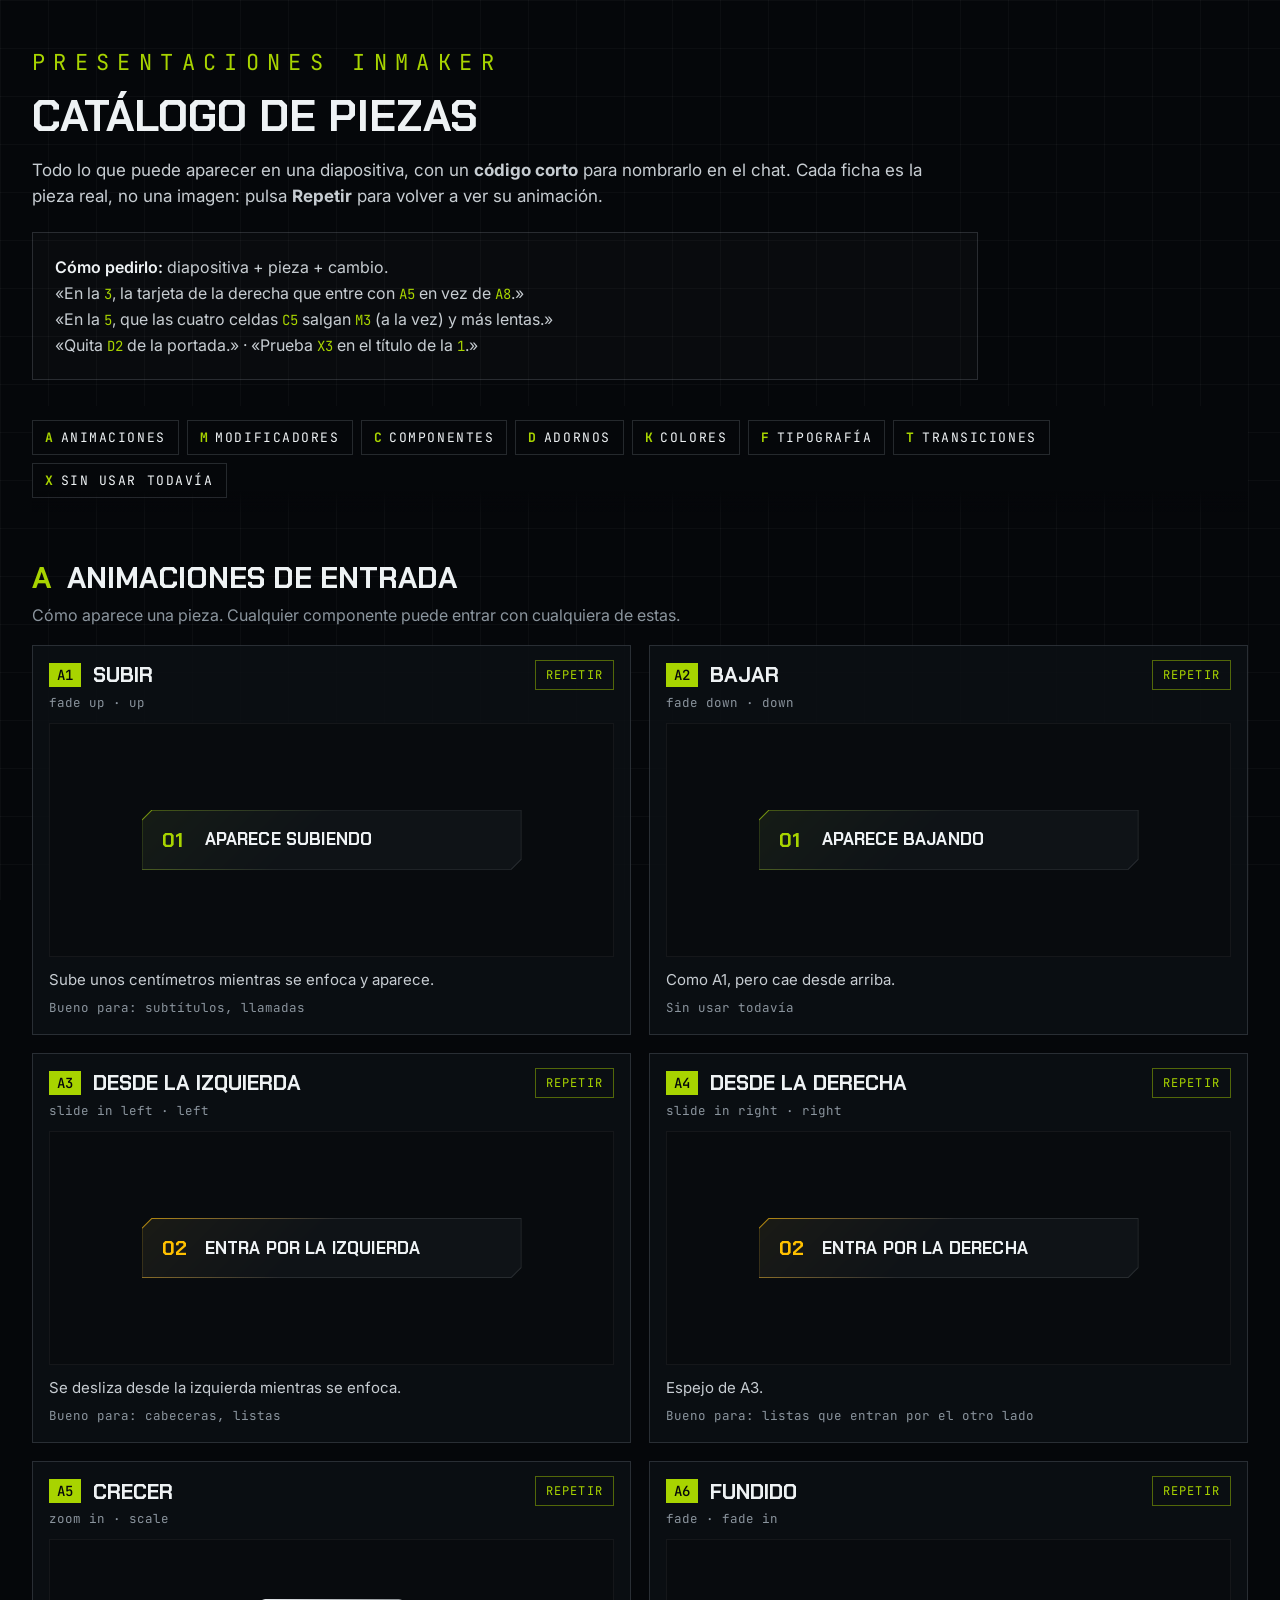
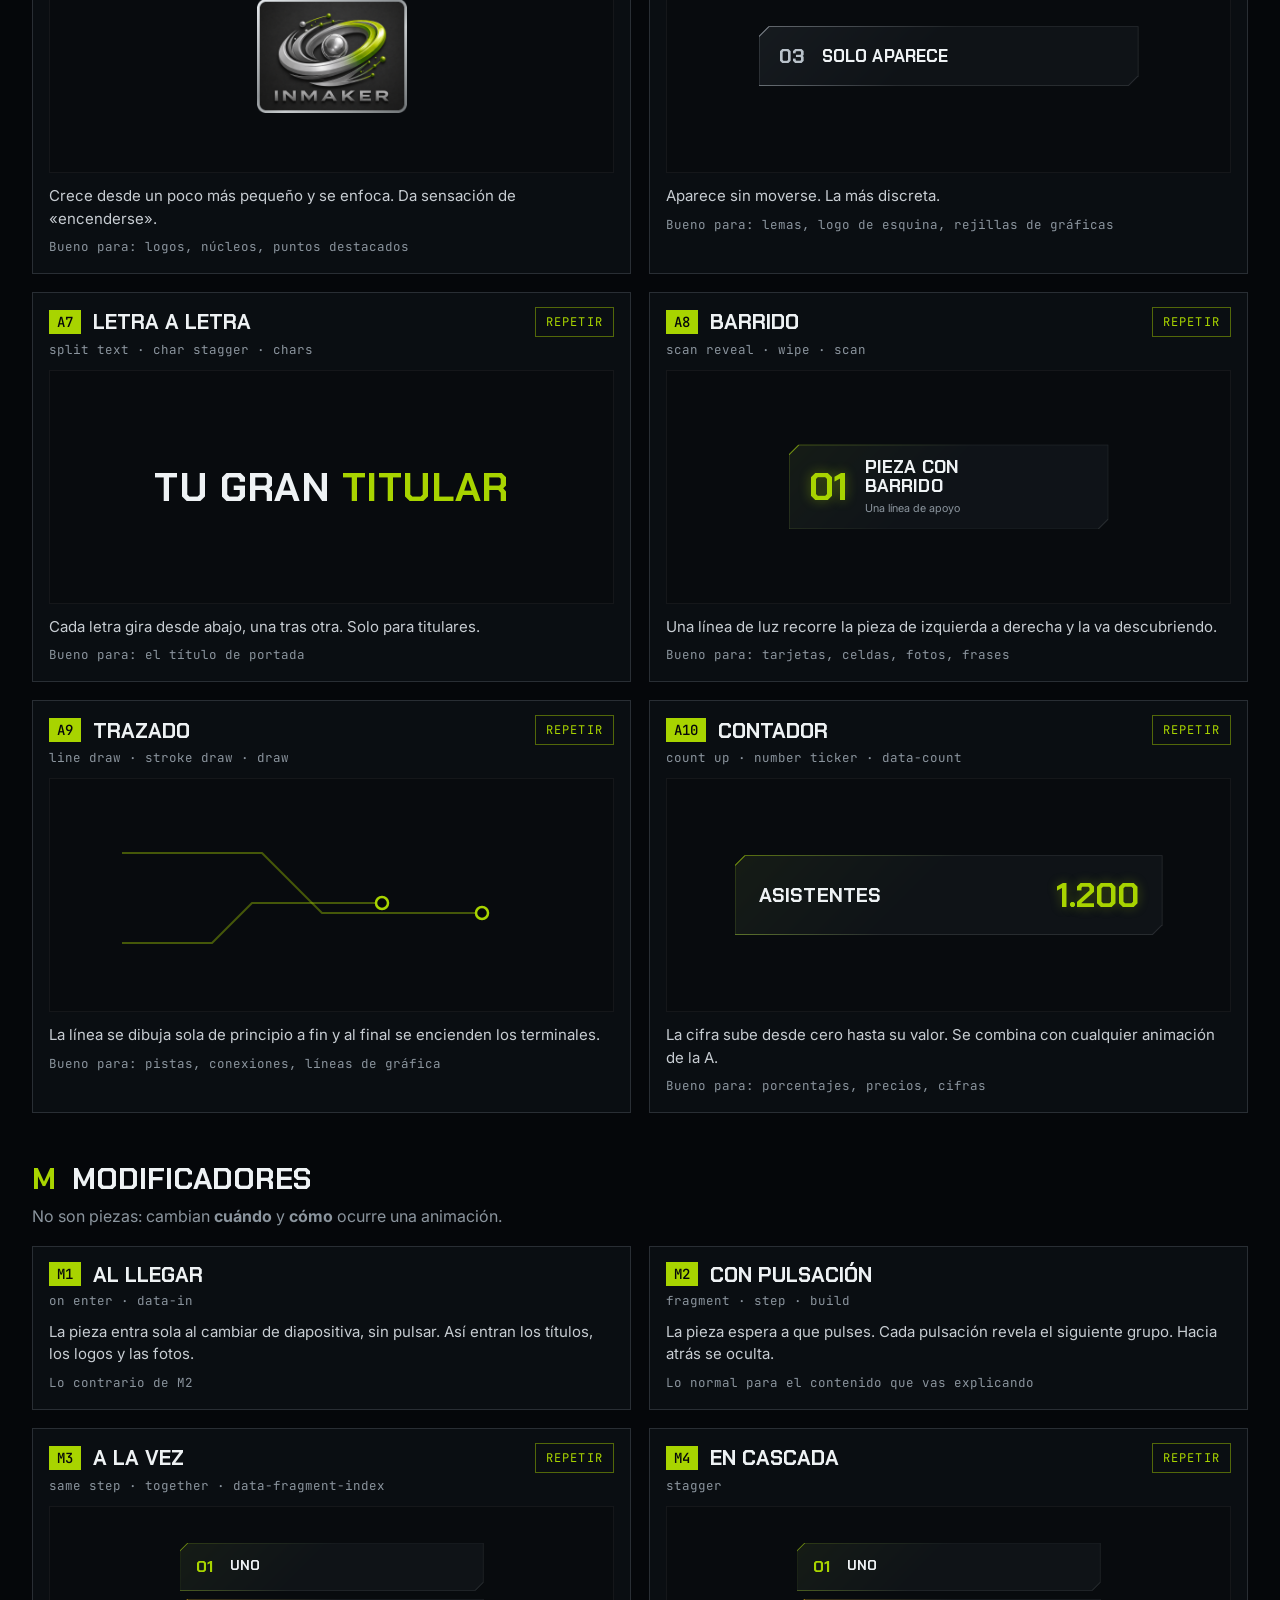
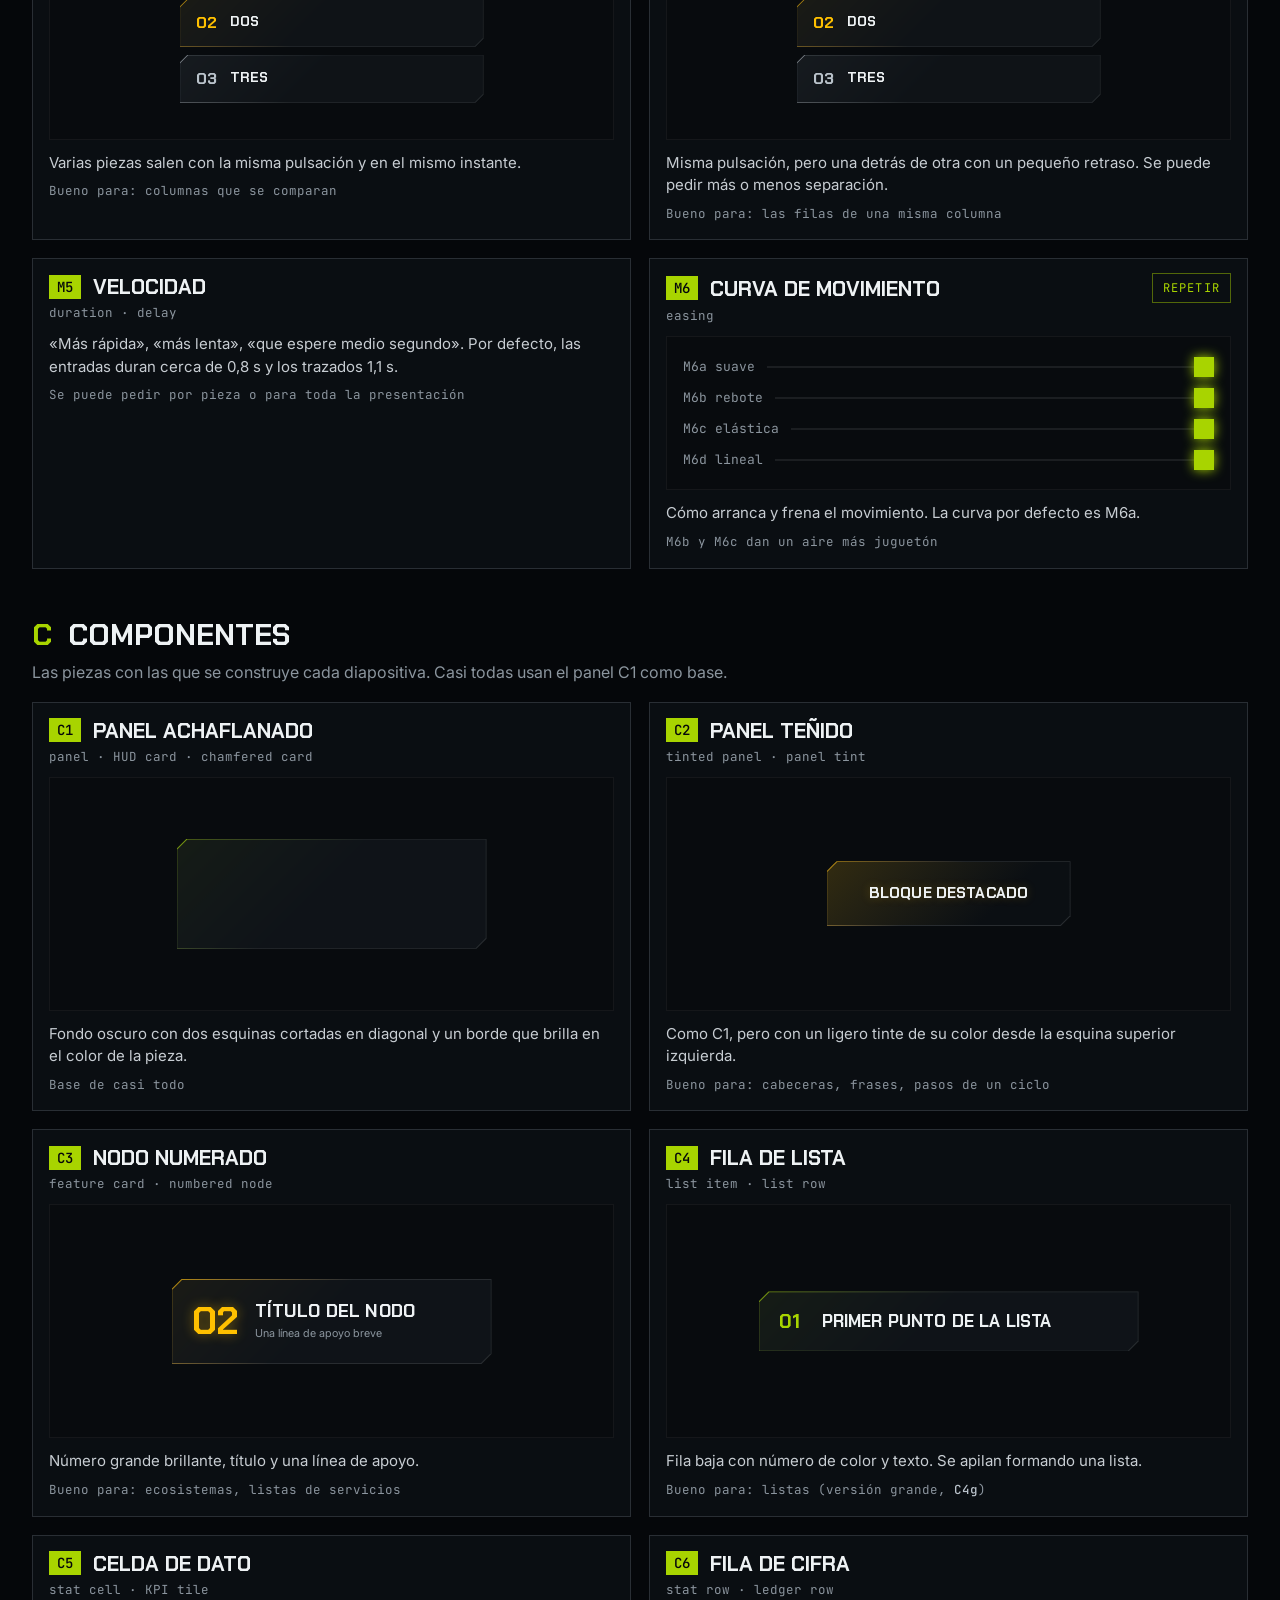
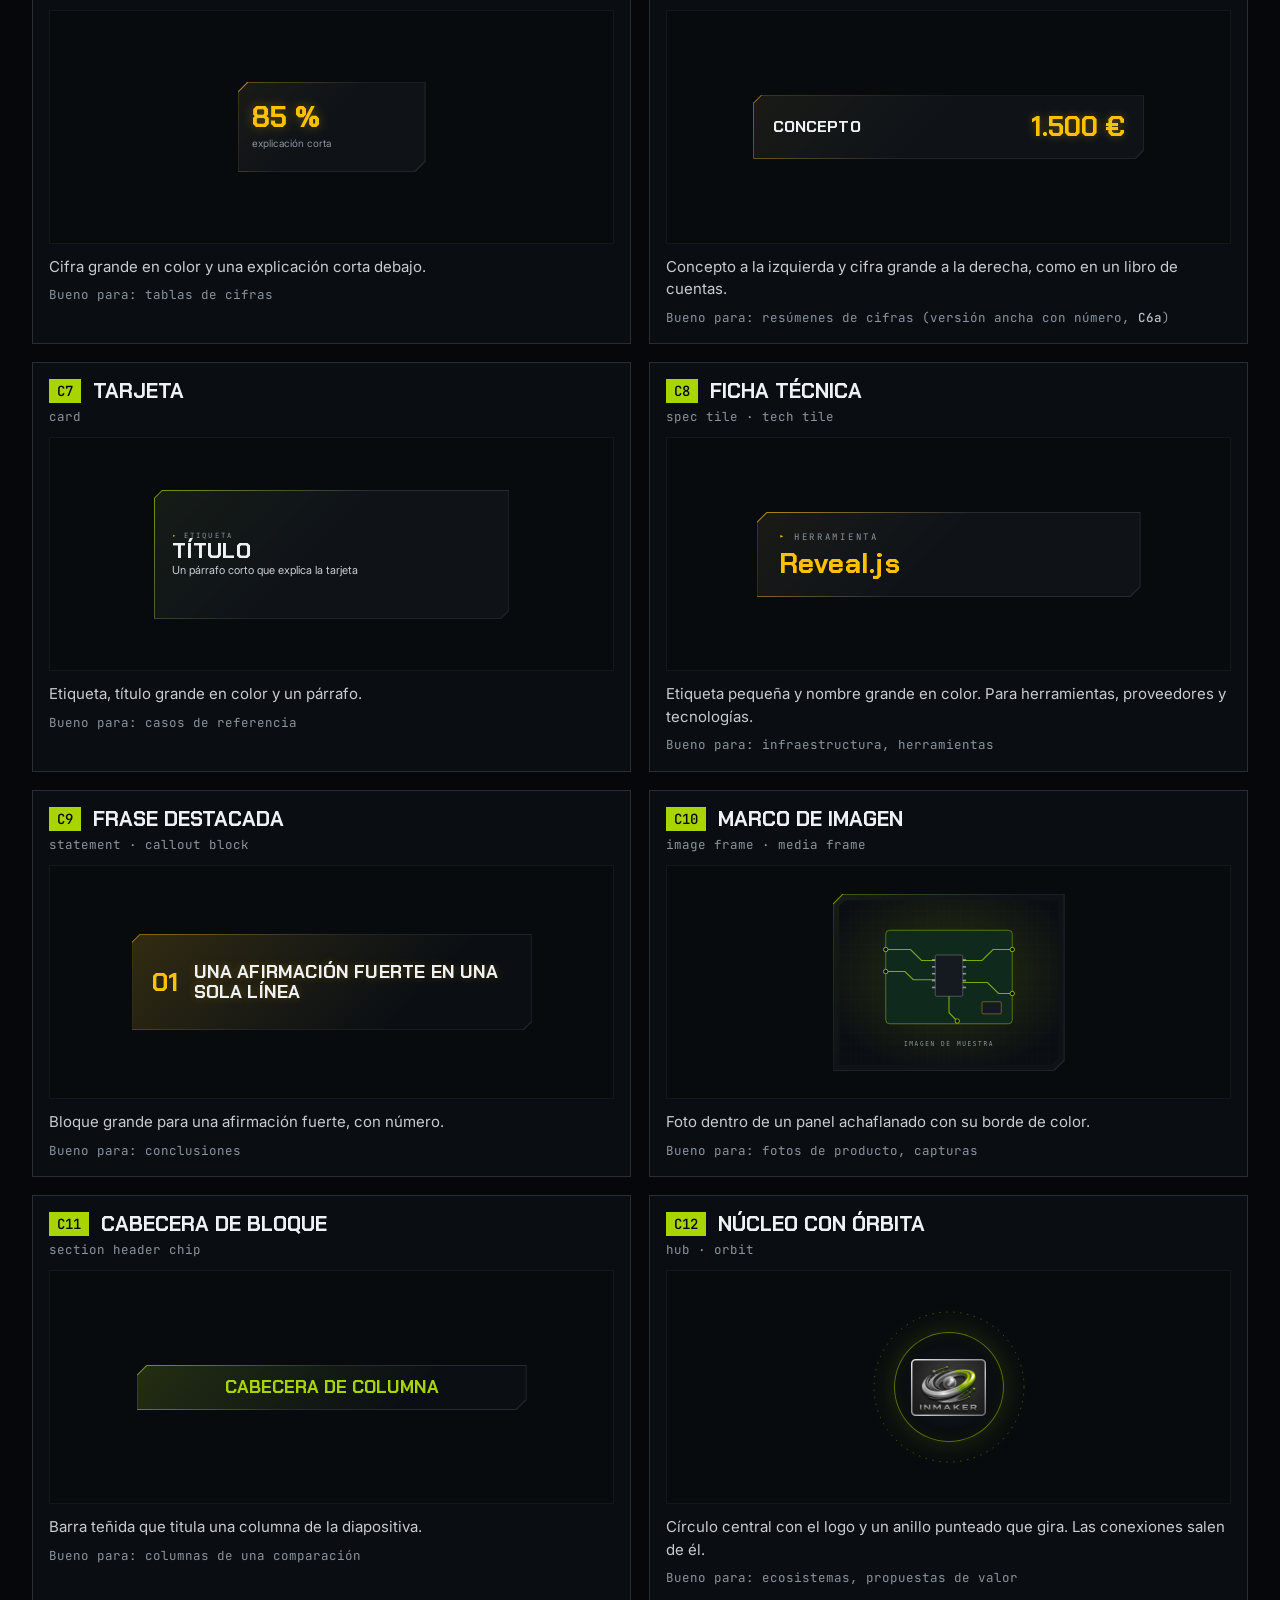
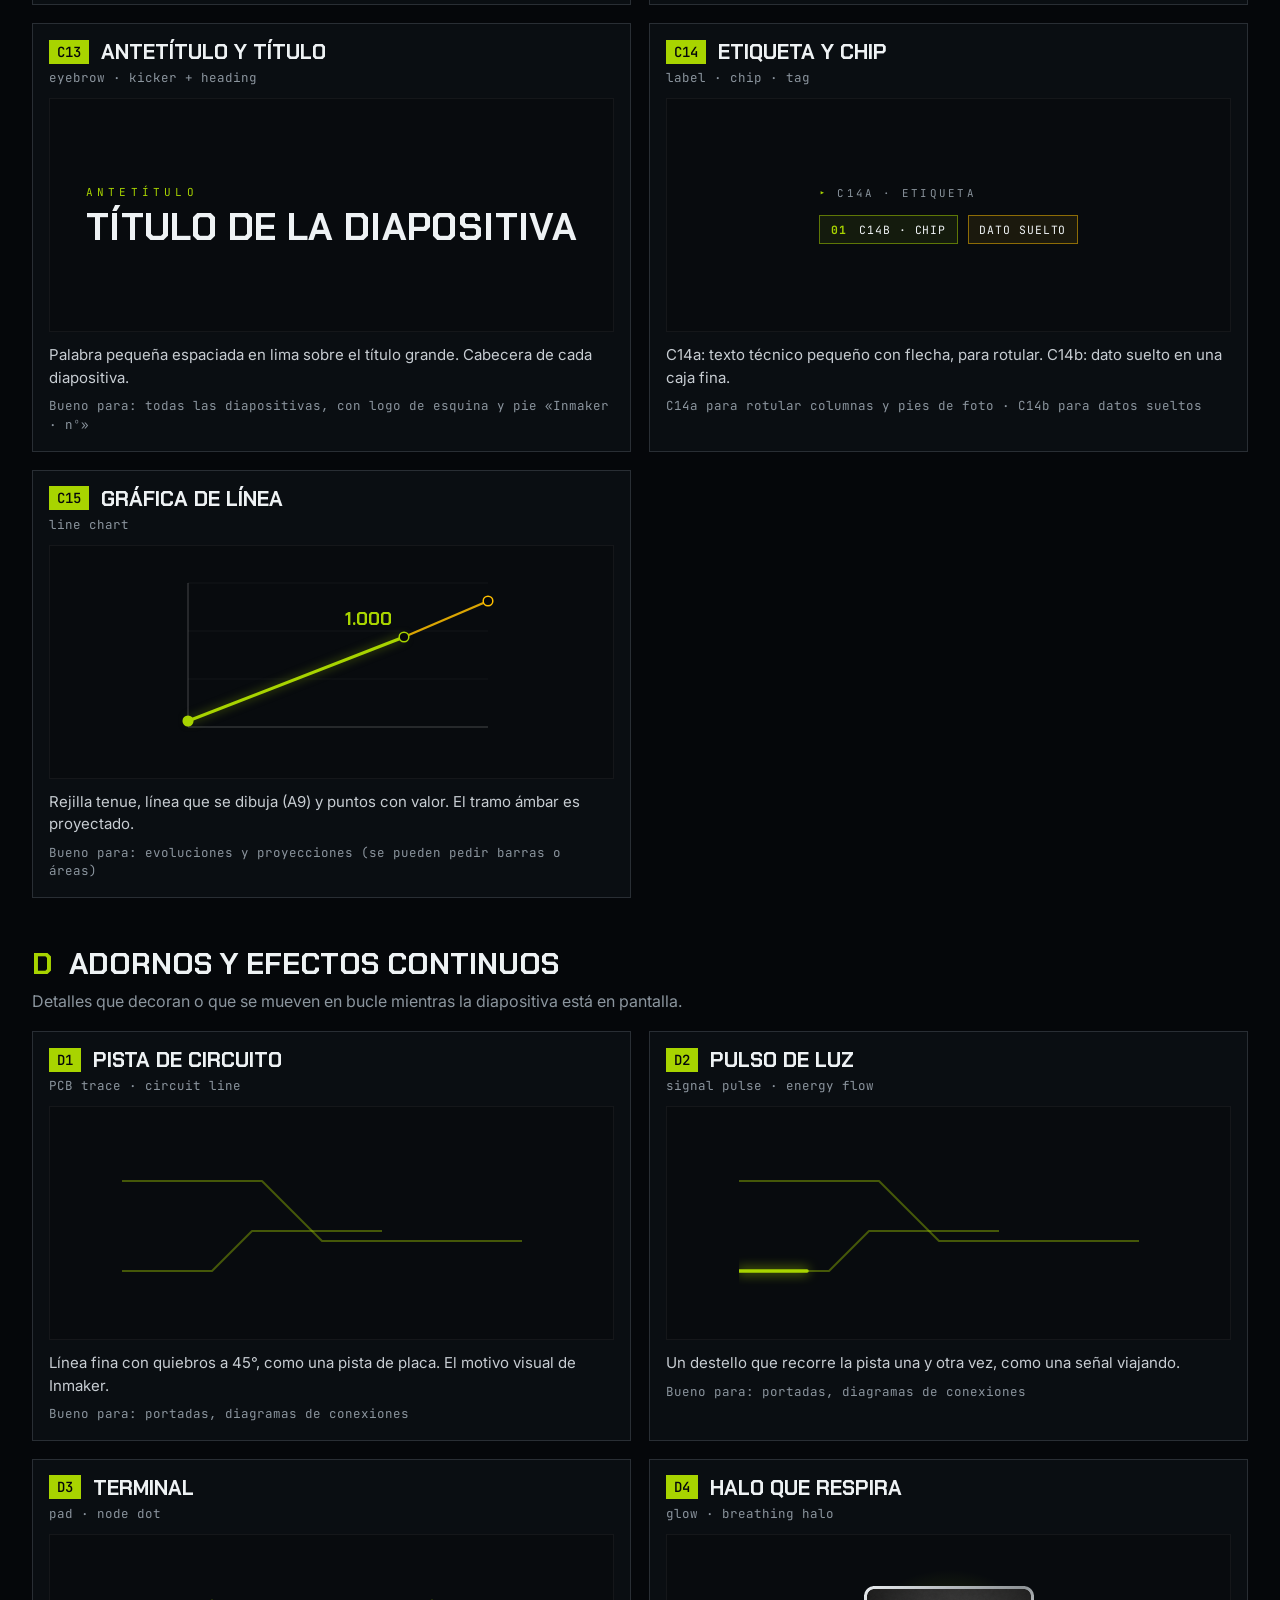
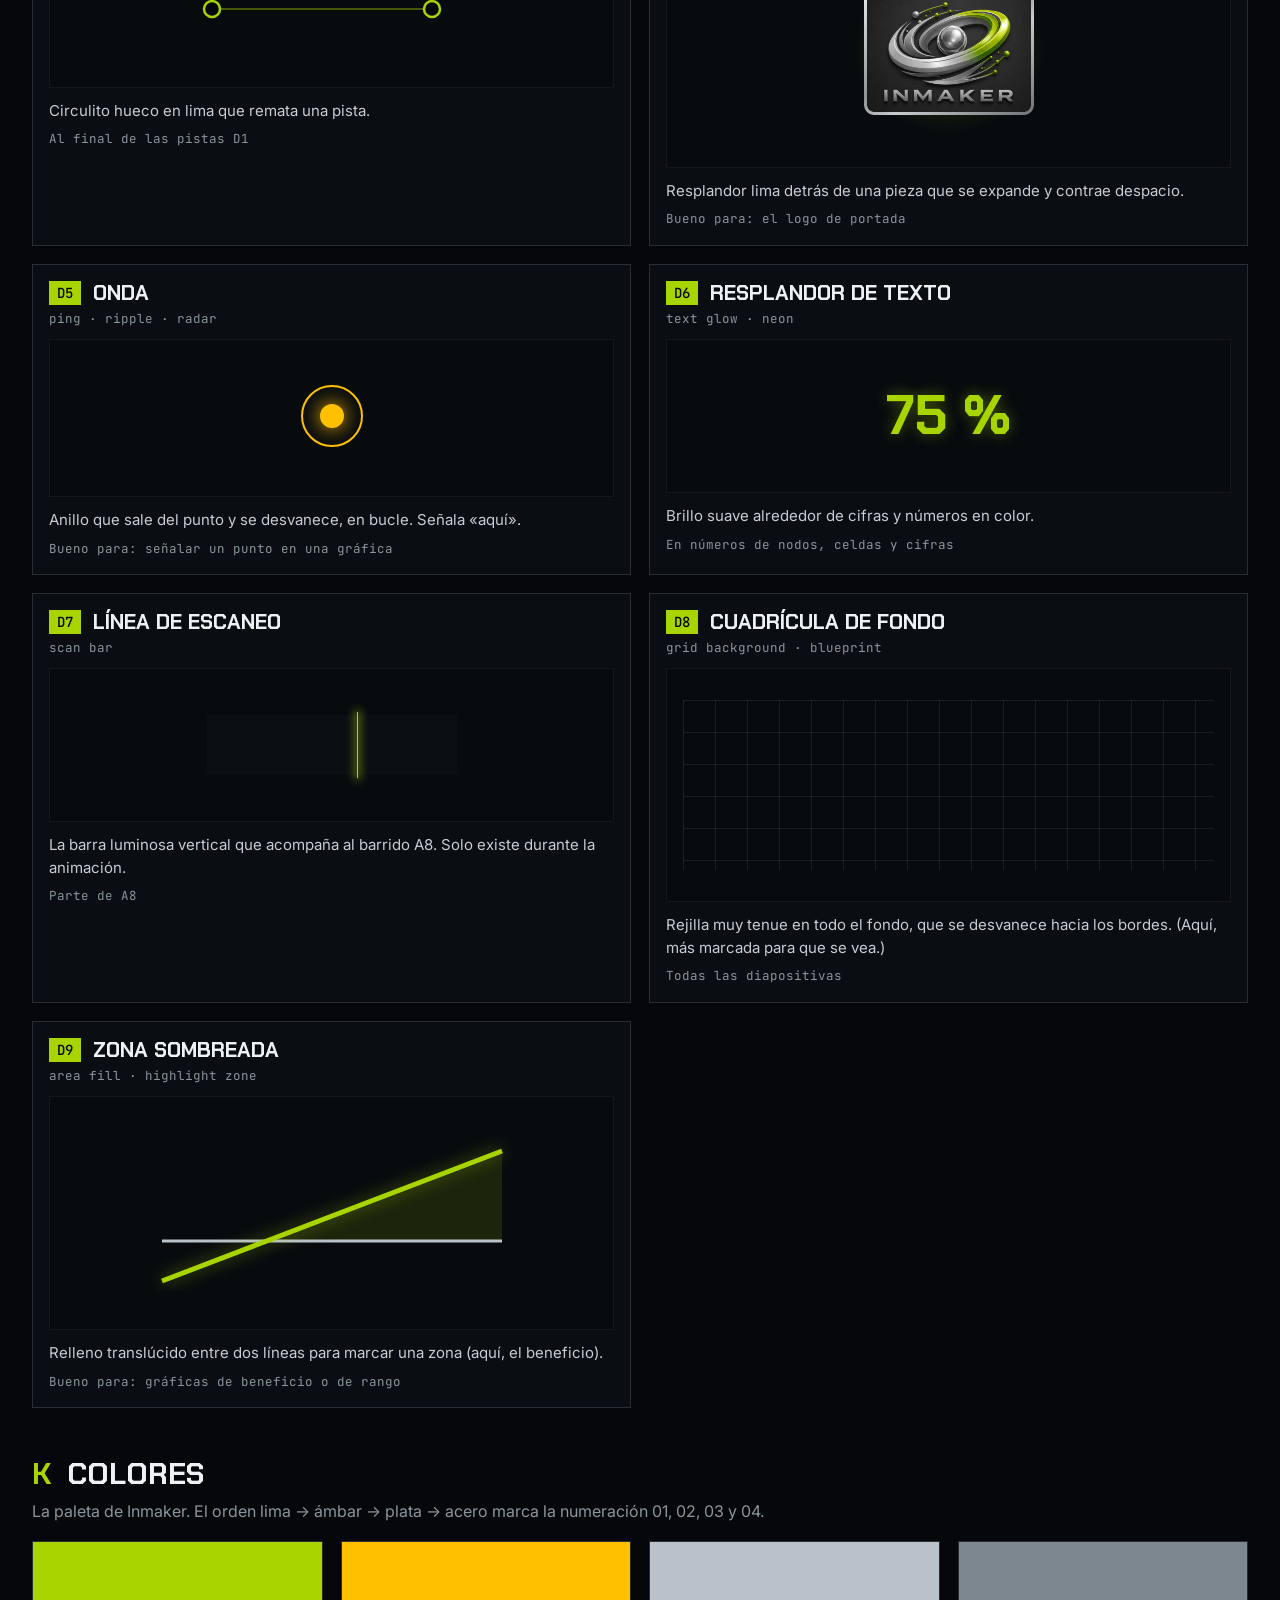
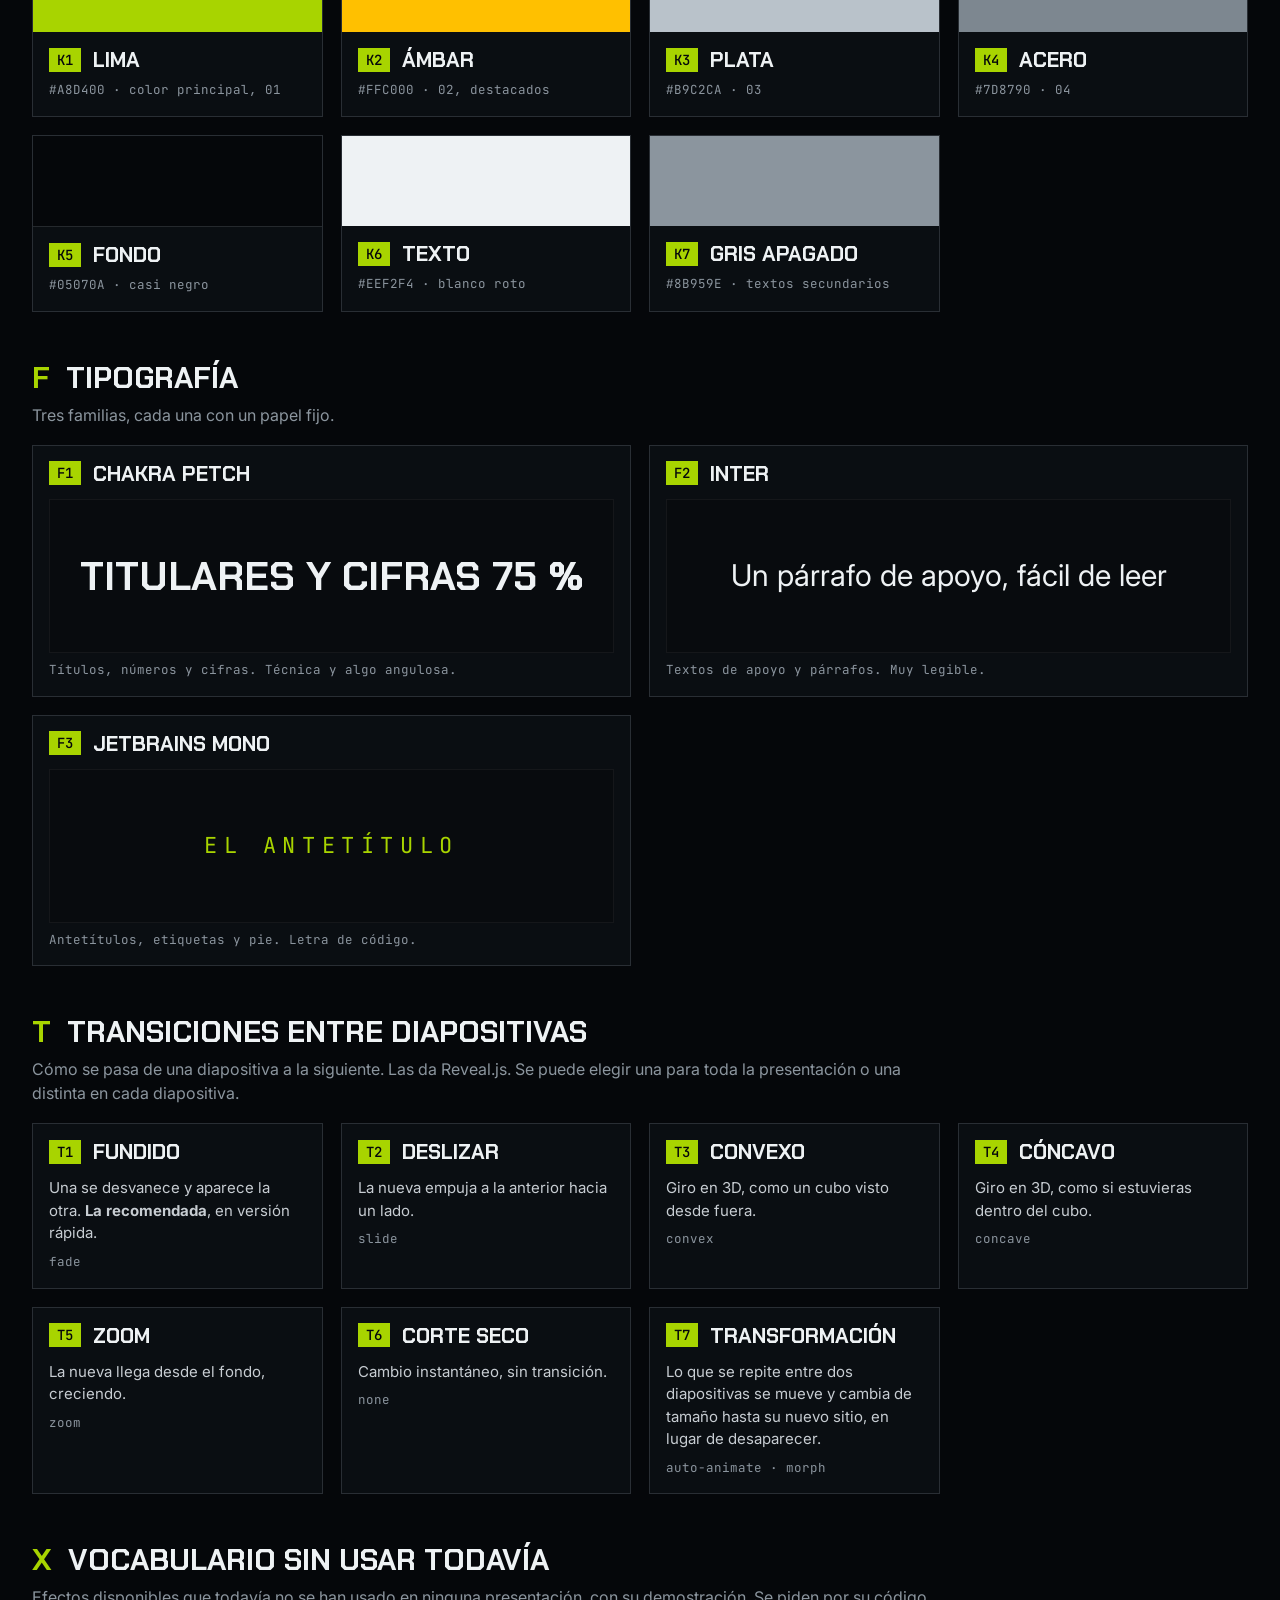
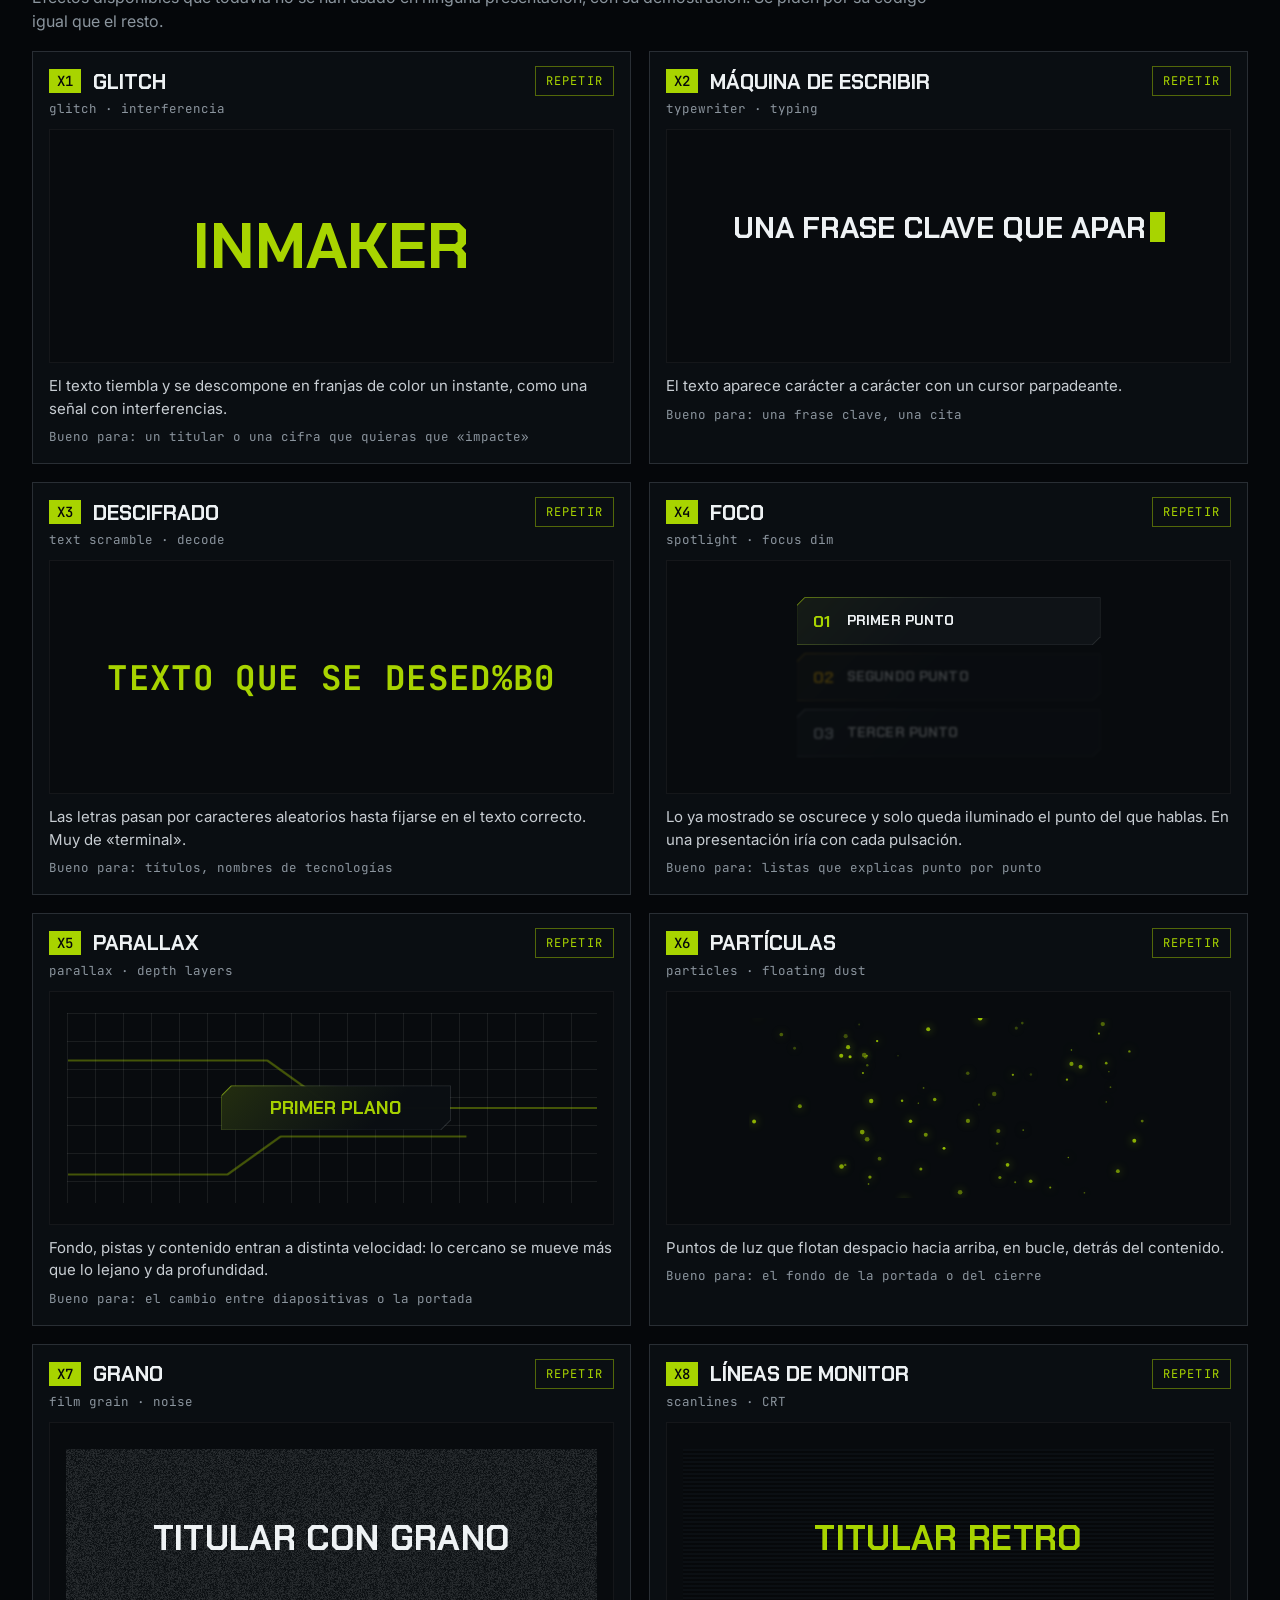
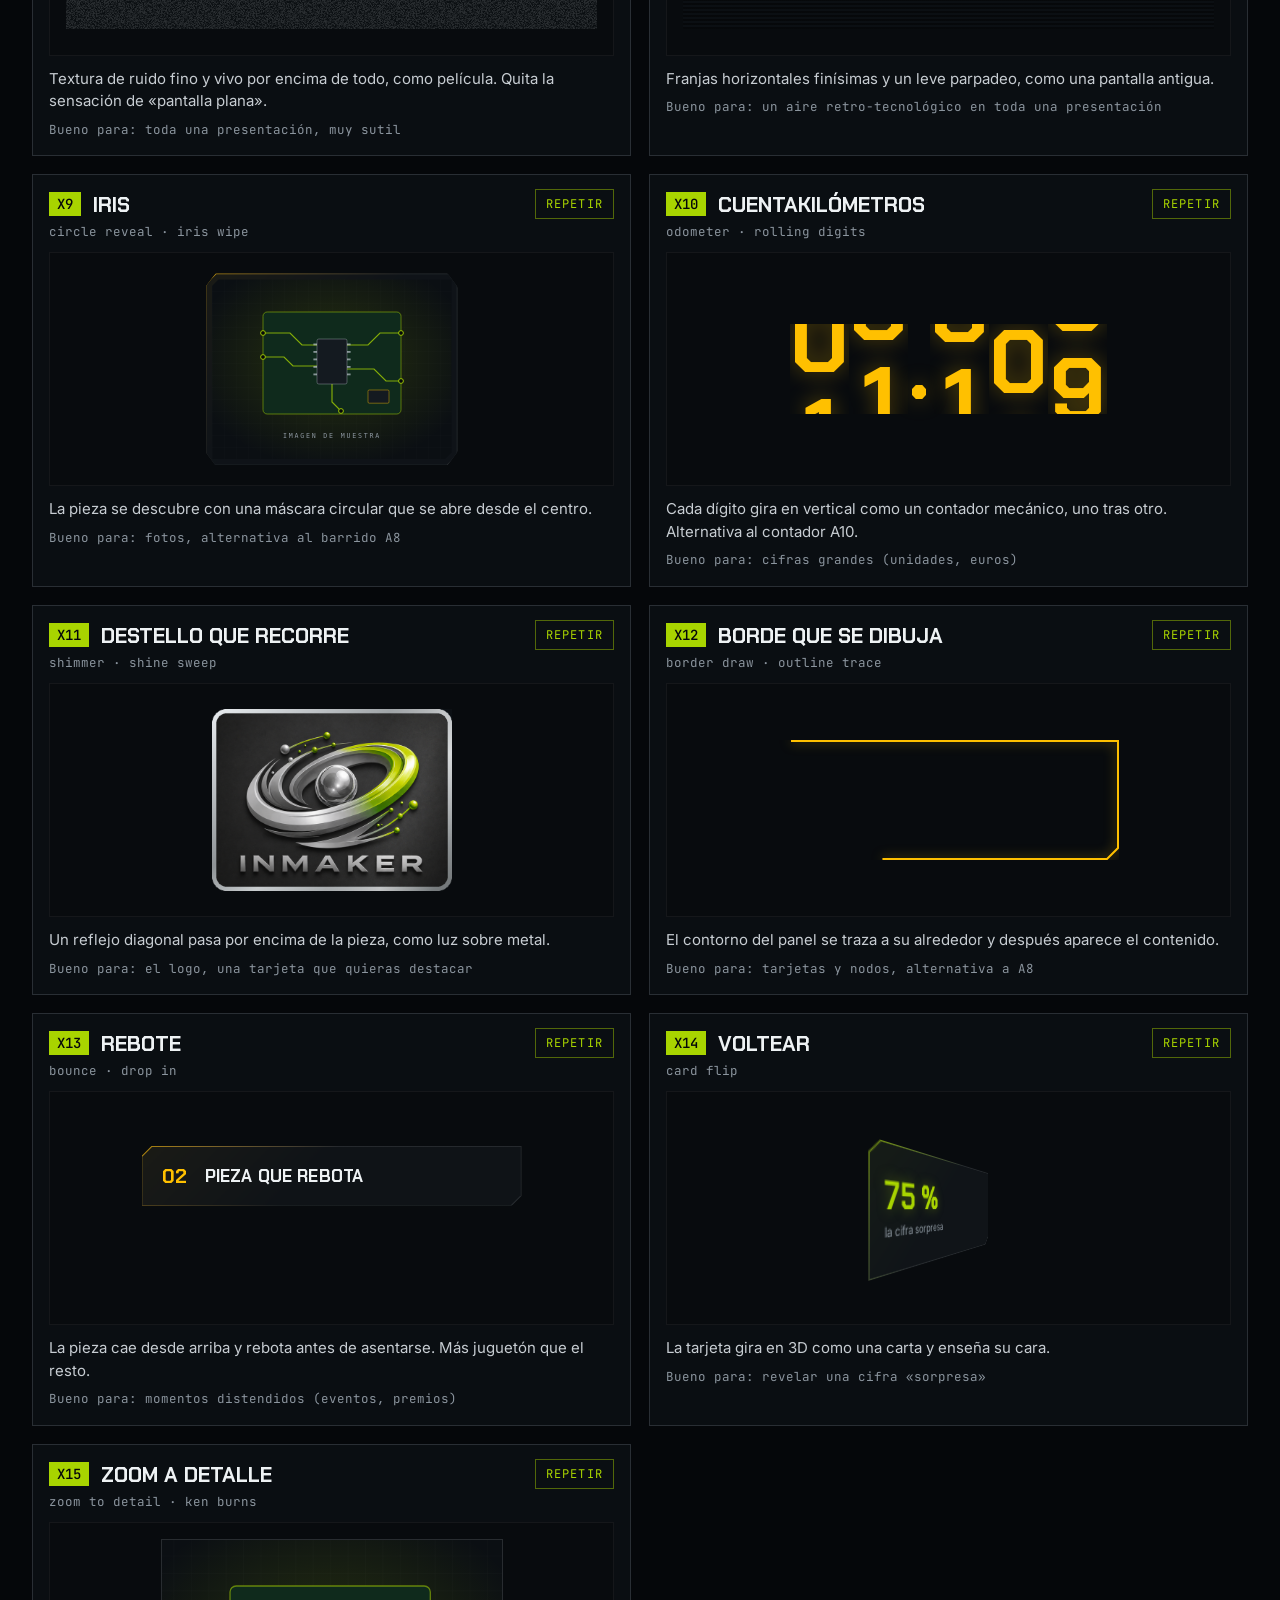
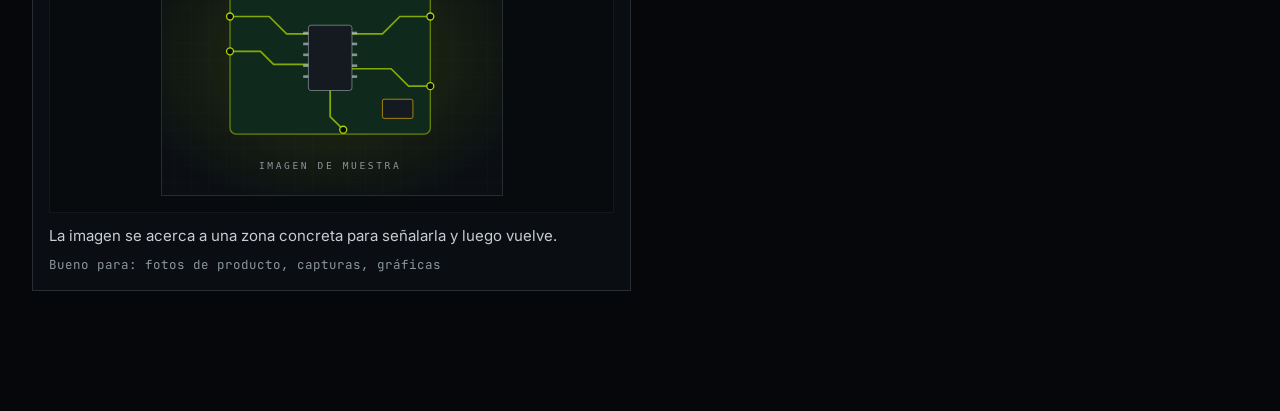
<file: catalogo.html>
<!doctype html>
<html lang="es">
<head>
  <meta charset="utf-8">
  <meta name="viewport" content="width=device-width, initial-scale=1">
  <title>Catálogo de piezas · Inmaker</title>
  <link rel="preconnect" href="https://fonts.googleapis.com">
  <link rel="preconnect" href="https://fonts.gstatic.com" crossorigin>
  <link href="https://fonts.googleapis.com/css2?family=Chakra+Petch:wght@500;600;700&family=Inter:wght@400;500;600&family=JetBrains+Mono:wght@500&display=swap" rel="stylesheet">
  <link rel="stylesheet" href="css/theme.css">
  <style>
    /* estilos propios del catálogo (no afectan a la presentación) */
    body { margin: 0; background: var(--bg); color: var(--ink); font-family: var(--f-body); }
    body::before {
      content: ''; position: fixed; inset: 0; pointer-events: none;
      background-image: linear-gradient(rgba(255,255,255,.03) 1px, transparent 1px), linear-gradient(90deg, rgba(255,255,255,.03) 1px, transparent 1px);
      background-size: 48px 48px;
    }
    .wrap { position: relative; max-width: 1400px; margin: 0 auto; padding: 48px 32px 120px; }
    .top h1 { font-family: var(--f-head); font-size: 44px; margin: 10px 0 12px; text-transform: uppercase; }
    .top p { color: #c7cdd2; font-size: 17px; line-height: 1.55; max-width: 900px; margin: 0 0 10px; }
    .top code, .how code { font-family: var(--f-mono); font-size: 14px; color: var(--lime); }
    .how { margin: 22px 0 8px; padding: 18px 22px; border: 1px solid var(--edge); background: rgba(255,255,255,.02); max-width: 900px; }
    .how div { font-size: 16px; color: #c7cdd2; margin: 6px 0; }
    .how b { color: var(--ink); font-weight: 600; }

    nav { position: sticky; top: 0; z-index: 5; display: flex; flex-wrap: wrap; gap: 8px; padding: 14px 0; margin: 26px 0 10px;
          background: linear-gradient(var(--bg) 80%, transparent); }
    nav a { font-family: var(--f-mono); font-size: 13px; letter-spacing: .12em; text-transform: uppercase; color: var(--ink);
            text-decoration: none; padding: 8px 12px; border: 1px solid var(--edge); }
    nav a:hover { border-color: var(--lime); color: var(--lime); }
    nav a b { color: var(--lime); margin-right: 6px; }

    .sec { margin-top: 46px; scroll-margin-top: 70px; }
    .sec-h { display: flex; align-items: baseline; gap: 16px; margin-bottom: 6px; }
    .sec-h .code { font-family: var(--f-head); font-weight: 700; font-size: 30px; color: var(--lime); }
    .sec-h .t { font-family: var(--f-head); font-weight: 700; font-size: 30px; text-transform: uppercase; }
    .sec > p { color: var(--muted); font-size: 16px; margin: 0 0 18px; max-width: 900px; line-height: 1.5; }

    .grid { display: grid; grid-template-columns: repeat(auto-fill, minmax(400px, 1fr)); gap: 18px; }
    .grid.small { grid-template-columns: repeat(auto-fill, minmax(260px, 1fr)); }
    .it { border: 1px solid var(--edge); background: rgba(12,16,20,.85); display: flex; flex-direction: column; }
    .it-h { display: flex; align-items: center; gap: 12px; padding: 14px 16px 0; }
    .it-h .code { font-family: var(--f-mono); font-size: 14px; color: var(--bg); background: var(--lime); padding: 3px 8px; font-weight: 500; }
    .it-h .name { font-family: var(--f-head); font-weight: 700; font-size: 21px; text-transform: uppercase; flex: 1; }
    .it-h button { font-family: var(--f-mono); font-size: 12px; letter-spacing: .1em; text-transform: uppercase; cursor: pointer;
                   color: var(--lime); background: transparent; border: 1px solid rgba(168,212,0,.45); padding: 6px 10px; }
    .it-h button:hover { background: rgba(168,212,0,.12); }
    .alias { padding: 4px 16px 0; font-family: var(--f-mono); font-size: 12.5px; color: var(--muted); }
    .stage { margin: 12px 16px 0; min-height: 200px; display: grid; place-items: center; overflow: hidden; padding: 16px;
             background: #080b0e; border: 1px solid rgba(255,255,255,.05); }
    .stage.short { min-height: 120px; }
    .demo { zoom: .5; }
    .demo .item { width: 680px; }
    .demo .row { width: 880px; }
    .demo .tech { width: 680px; }
    .demo.z6 { zoom: .6; } .demo.z4 { zoom: .4; } .demo.z1 { zoom: 1; }
    .desc { padding: 12px 16px 0; font-size: 15px; line-height: 1.5; color: #c7cdd2; }
    .use { padding: 8px 16px 16px; font-family: var(--f-mono); font-size: 12.5px; color: var(--muted); line-height: 1.5; }
    .use b { color: var(--silver); font-weight: 500; }

    .sw { height: 90px; }
    .typo { font-size: 40px; line-height: 1.1; }

    .ease-row { display: flex; flex-direction: column; gap: 14px; width: 100%; }
    .ease-row div { display: flex; align-items: center; gap: 12px; font-family: var(--f-mono); font-size: 13px; color: var(--muted); }
    .ease-row span.lane { flex: 1; height: 2px; background: rgba(255,255,255,.08); position: relative; }
    .ease-row i { position: absolute; top: -9px; left: 0; width: 20px; height: 20px; background: var(--lime); box-shadow: 0 0 12px var(--lime); }

    /* demos X */
    .fx-glitch, .fx-type, .fx-scramble, .fx-odo { font-family: var(--f-head); font-weight: 700; text-transform: uppercase; color: var(--ink); text-align: center; }
    .fx-glitch { position: relative; font-size: 64px; color: var(--lime); }
    .fx-glitch .gl { display: inline-block; }
    .fx-glitch .g1, .fx-glitch .g2 { position: absolute; left: 0; top: 0; visibility: hidden; }
    .fx-glitch .g1 { color: var(--amber); } .fx-glitch .g2 { color: #45e0ff; mix-blend-mode: screen; }
    .fx-type { font-size: 30px; line-height: 1.2; min-height: 2.4em; }
    .fx-type .caret { display: inline-block; width: .5em; height: 1em; margin-left: 4px; vertical-align: -.12em; background: var(--lime); animation: blink 1s steps(1) infinite; }
    @keyframes blink { 50% { opacity: 0; } }
    .fx-scramble { font-size: 34px; color: var(--lime); font-family: var(--f-mono); letter-spacing: .04em; }
    .fx-par { position: relative; width: 100%; height: 190px; overflow: hidden; }
    .fx-par .lay { position: absolute; inset: 0; width: 100%; height: 100%; }
    .grid-lay { background-image: linear-gradient(rgba(255,255,255,.08) 1px, transparent 1px), linear-gradient(90deg, rgba(255,255,255,.08) 1px, transparent 1px); background-size: 28px 28px; }
    .fx-cv { width: 100%; max-width: 400px; height: 180px; }
    .fx-box { position: relative; width: 100%; height: 180px; display: grid; place-items: center; overflow: hidden; background: #0b0f13; }
    .fx-grain { position: absolute; inset: 0; pointer-events: none; animation: grain .5s steps(4) infinite; }
    @keyframes grain { 0% { background-position: 0 0; } 25% { background-position: -40px 30px; } 50% { background-position: 50px -20px; } 75% { background-position: -30px -50px; } }
    .fx-crt { position: absolute; inset: 0; pointer-events: none;
      background: repeating-linear-gradient(0deg, rgba(0,0,0,.45) 0 2px, transparent 2px 4px);
      animation: flick 3s infinite; }
    @keyframes flick { 0%, 100% { opacity: 1; } 47% { opacity: .85; } 50% { opacity: 1; } 52% { opacity: .75; } }
    .fx-odo { font-size: 90px; color: var(--amber); display: flex; line-height: 1; text-shadow: 0 0 22px rgba(255,192,0,.35); }
    .fx-odo .win { display: inline-block; height: 1em; overflow: hidden; }
    .fx-odo .reel { display: flex; flex-direction: column; }
    .fx-odo .reel span { height: 1em; }
    .fx-shine-box { position: relative; overflow: hidden; }
    .fx-shine { position: absolute; top: -20%; bottom: -20%; left: 0; width: 45%; transform: skewX(-20deg);
      background: linear-gradient(90deg, transparent, rgba(255,255,255,.45), transparent); mix-blend-mode: overlay; }
    .fx-bwrap { position: relative; width: 340px; height: 120px; }
    .fx-border { position: absolute; inset: 0; }
    .fx-border path { fill: none; stroke: var(--amber); stroke-width: 2; filter: drop-shadow(0 0 6px rgba(255,192,0,.6)); }
    .fx-border-in { position: absolute; inset: 0; display: flex; align-items: center; gap: 18px; padding: 0 28px;
      font-family: var(--f-head); font-weight: 700; font-size: 30px; text-transform: uppercase; }
    .fx-border-in span { color: var(--amber); font-size: 40px; }
    .fx-card { position: relative; transform-style: preserve-3d; }
    .fx-card .face { backface-visibility: hidden; }
    .fx-card .back { position: absolute; inset: 0; transform: rotateY(180deg);
      background: repeating-linear-gradient(45deg, #11161b 0 14px, #0b0f13 14px 28px); border: 2px solid rgba(168,212,0,.5); }
    .fx-zoom { position: relative; width: 340px; height: 255px; overflow: hidden; border: 1px solid var(--edge); }
    .fx-zoom img { width: 100%; height: 100%; object-fit: cover; display: block; }
    .fx-ring { position: absolute; left: 60%; top: 14%; width: 90px; height: 90px; border: 3px solid var(--lime); border-radius: 50%;
      box-shadow: 0 0 18px var(--lime); visibility: hidden; }

    .idea { border: 1px dashed var(--edge); padding: 14px 16px; }
    .idea .code { font-family: var(--f-mono); font-size: 13px; color: var(--amber); }
    .idea .name { font-family: var(--f-head); font-weight: 700; font-size: 19px; text-transform: uppercase; margin: 4px 0 6px; }
    .idea p { margin: 0; font-size: 14.5px; color: #c7cdd2; line-height: 1.45; }
  </style>
</head>
<body>
<div class="wrap">

  <header class="top">
    <div class="kicker">Presentaciones Inmaker</div>
    <h1>Catálogo de piezas</h1>
    <p>Todo lo que puede aparecer en una diapositiva, con un <b>código corto</b> para nombrarlo en el chat. Cada ficha es la pieza real, no una imagen: pulsa <b>Repetir</b> para volver a ver su animación.</p>
    <div class="how">
      <div><b>Cómo pedirlo:</b> diapositiva + pieza + cambio.</div>
      <div>«En la <code>3</code>, la tarjeta de la derecha que entre con <code>A5</code> en vez de <code>A8</code>.»</div>
      <div>«En la <code>5</code>, que las cuatro celdas <code>C5</code> salgan <code>M3</code> (a la vez) y más lentas.»</div>
      <div>«Quita <code>D2</code> de la portada.» · «Prueba <code>X3</code> en el título de la <code>1</code>.»</div>
    </div>
  </header>

  <nav>
    <a href="#A"><b>A</b>Animaciones</a><a href="#M"><b>M</b>Modificadores</a><a href="#C"><b>C</b>Componentes</a>
    <a href="#D"><b>D</b>Adornos</a><a href="#K"><b>K</b>Colores</a><a href="#F"><b>F</b>Tipografía</a>
    <a href="#T"><b>T</b>Transiciones</a><a href="#X"><b>X</b>Sin usar todavía</a>
  </nav>

  <!-- ================= A · ANIMACIONES ================= -->
  <section class="sec" id="A">
    <div class="sec-h"><span class="code">A</span><span class="t">Animaciones de entrada</span></div>
    <p>Cómo aparece una pieza. Cualquier componente puede entrar con cualquiera de estas.</p>
    <div class="grid">

      <article class="it">
        <div class="it-h"><span class="code">A1</span><span class="name">Subir</span><button>Repetir</button></div>
        <div class="alias">fade up · up</div>
        <div class="stage"><div class="demo reveal"><div class="item panel t" data-a="up" style="--c:var(--lime)"><span class="num">01</span><h3>Aparece subiendo</h3></div></div></div>
        <div class="desc">Sube unos centímetros mientras se enfoca y aparece.</div>
        <div class="use">Bueno para: subtítulos, llamadas</div>
      </article>

      <article class="it">
        <div class="it-h"><span class="code">A2</span><span class="name">Bajar</span><button>Repetir</button></div>
        <div class="alias">fade down · down</div>
        <div class="stage"><div class="demo reveal"><div class="item panel t" data-a="down" style="--c:var(--lime)"><span class="num">01</span><h3>Aparece bajando</h3></div></div></div>
        <div class="desc">Como A1, pero cae desde arriba.</div>
        <div class="use">Sin usar todavía</div>
      </article>

      <article class="it">
        <div class="it-h"><span class="code">A3</span><span class="name">Desde la izquierda</span><button>Repetir</button></div>
        <div class="alias">slide in left · left</div>
        <div class="stage"><div class="demo reveal"><div class="item panel t" data-a="left" style="--c:var(--amber)"><span class="num">02</span><h3>Entra por la izquierda</h3></div></div></div>
        <div class="desc">Se desliza desde la izquierda mientras se enfoca.</div>
        <div class="use">Bueno para: cabeceras, listas</div>
      </article>

      <article class="it">
        <div class="it-h"><span class="code">A4</span><span class="name">Desde la derecha</span><button>Repetir</button></div>
        <div class="alias">slide in right · right</div>
        <div class="stage"><div class="demo reveal"><div class="item panel t" data-a="right" style="--c:var(--amber)"><span class="num">02</span><h3>Entra por la derecha</h3></div></div></div>
        <div class="desc">Espejo de A3.</div>
        <div class="use">Bueno para: listas que entran por el otro lado</div>
      </article>

      <article class="it">
        <div class="it-h"><span class="code">A5</span><span class="name">Crecer</span><button>Repetir</button></div>
        <div class="alias">zoom in · scale</div>
        <div class="stage"><div class="demo reveal"><img class="t" data-a="scale" src="assets/logo-inmaker.png" alt="" style="width:300px; display:block"></div></div>
        <div class="desc">Crece desde un poco más pequeño y se enfoca. Da sensación de «encenderse».</div>
        <div class="use">Bueno para: logos, núcleos, puntos destacados</div>
      </article>

      <article class="it">
        <div class="it-h"><span class="code">A6</span><span class="name">Fundido</span><button>Repetir</button></div>
        <div class="alias">fade · fade in</div>
        <div class="stage"><div class="demo reveal"><div class="item panel t" data-a="fade" style="--c:var(--silver)"><span class="num">03</span><h3>Solo aparece</h3></div></div></div>
        <div class="desc">Aparece sin moverse. La más discreta.</div>
        <div class="use">Bueno para: lemas, logo de esquina, rejillas de gráficas</div>
      </article>

      <article class="it">
        <div class="it-h"><span class="code">A7</span><span class="name">Letra a letra</span><button>Repetir</button></div>
        <div class="alias">split text · char stagger · chars</div>
        <div class="stage"><div class="demo reveal"><h1 class="t" data-a="chars" style="font-size:80px; perspective:900px; text-align:center">Tu gran <span style="color:var(--lime)">titular</span></h1></div></div>
        <div class="desc">Cada letra gira desde abajo, una tras otra. Solo para titulares.</div>
        <div class="use">Bueno para: el título de portada</div>
      </article>

      <article class="it">
        <div class="it-h"><span class="code">A8</span><span class="name">Barrido</span><button>Repetir</button></div>
        <div class="alias">scan reveal · wipe · scan</div>
        <div class="stage"><div class="demo reveal"><div class="node panel t" data-a="scan" style="--c:var(--lime); position:relative"><span class="num">01</span><div><h3>Pieza con<br>barrido</h3><p>Una línea de apoyo</p></div></div></div></div>
        <div class="desc">Una línea de luz recorre la pieza de izquierda a derecha y la va descubriendo.</div>
        <div class="use">Bueno para: tarjetas, celdas, fotos, frases</div>
      </article>

      <article class="it">
        <div class="it-h"><span class="code">A9</span><span class="name">Trazado</span><button>Repetir</button></div>
        <div class="alias">line draw · stroke draw · draw</div>
        <div class="stage"><div class="demo z1"><svg class="t" data-a="draw" viewBox="0 0 420 160" width="420" height="160">
          <path class="trace" d="M0 40 H140 L200 100 H360"/><path class="trace" d="M0 130 H90 L130 90 H260"/>
          <circle class="pad" cx="360" cy="100" r="6"/><circle class="pad" cx="260" cy="90" r="6"/>
        </svg></div></div>
        <div class="desc">La línea se dibuja sola de principio a fin y al final se encienden los terminales.</div>
        <div class="use">Bueno para: pistas, conexiones, líneas de gráfica</div>
      </article>

      <article class="it">
        <div class="it-h"><span class="code">A10</span><span class="name">Contador</span><button>Repetir</button></div>
        <div class="alias">count up · number ticker · data-count</div>
        <div class="stage"><div class="demo reveal"><div class="row panel t" data-a="fade" style="--c:var(--lime); width:760px"><h3>Asistentes</h3><p class="val"><b data-count="1200">1.200</b></p></div></div></div>
        <div class="desc">La cifra sube desde cero hasta su valor. Se combina con cualquier animación de la A.</div>
        <div class="use">Bueno para: porcentajes, precios, cifras</div>
      </article>

    </div>
  </section>

  <!-- ================= M · MODIFICADORES ================= -->
  <section class="sec" id="M">
    <div class="sec-h"><span class="code">M</span><span class="t">Modificadores</span></div>
    <p>No son piezas: cambian <b>cuándo</b> y <b>cómo</b> ocurre una animación.</p>
    <div class="grid">

      <article class="it">
        <div class="it-h"><span class="code">M1</span><span class="name">Al llegar</span></div>
        <div class="alias">on enter · data-in</div>
        <div class="desc">La pieza entra sola al cambiar de diapositiva, sin pulsar. Así entran los títulos, los logos y las fotos.</div>
        <div class="use">Lo contrario de M2</div>
      </article>

      <article class="it">
        <div class="it-h"><span class="code">M2</span><span class="name">Con pulsación</span></div>
        <div class="alias">fragment · step · build</div>
        <div class="desc">La pieza espera a que pulses. Cada pulsación revela el siguiente grupo. Hacia atrás se oculta.</div>
        <div class="use">Lo normal para el contenido que vas explicando</div>
      </article>

      <article class="it">
        <div class="it-h"><span class="code">M3</span><span class="name">A la vez</span><button>Repetir</button></div>
        <div class="alias">same step · together · data-fragment-index</div>
        <div class="stage"><div class="demo z4 reveal" style="display:grid; gap:20px">
          <div class="item panel t" data-a="left" style="--c:var(--lime)"><span class="num">01</span><h3>Uno</h3></div>
          <div class="item panel t" data-a="left" style="--c:var(--amber)"><span class="num">02</span><h3>Dos</h3></div>
          <div class="item panel t" data-a="left" style="--c:var(--silver)"><span class="num">03</span><h3>Tres</h3></div>
        </div></div>
        <div class="desc">Varias piezas salen con la misma pulsación y en el mismo instante.</div>
        <div class="use">Bueno para: columnas que se comparan</div>
      </article>

      <article class="it">
        <div class="it-h"><span class="code">M4</span><span class="name">En cascada</span><button>Repetir</button></div>
        <div class="alias">stagger</div>
        <div class="stage"><div class="demo z4 reveal" style="display:grid; gap:20px" data-stagger=".18">
          <div class="item panel t" data-a="left" style="--c:var(--lime)"><span class="num">01</span><h3>Uno</h3></div>
          <div class="item panel t" data-a="left" style="--c:var(--amber)"><span class="num">02</span><h3>Dos</h3></div>
          <div class="item panel t" data-a="left" style="--c:var(--silver)"><span class="num">03</span><h3>Tres</h3></div>
        </div></div>
        <div class="desc">Misma pulsación, pero una detrás de otra con un pequeño retraso. Se puede pedir más o menos separación.</div>
        <div class="use">Bueno para: las filas de una misma columna</div>
      </article>

      <article class="it">
        <div class="it-h"><span class="code">M5</span><span class="name">Velocidad</span></div>
        <div class="alias">duration · delay</div>
        <div class="desc">«Más rápida», «más lenta», «que espere medio segundo». Por defecto, las entradas duran cerca de 0,8 s y los trazados 1,1 s.</div>
        <div class="use">Se puede pedir por pieza o para toda la presentación</div>
      </article>

      <article class="it">
        <div class="it-h"><span class="code">M6</span><span class="name">Curva de movimiento</span><button>Repetir</button></div>
        <div class="alias">easing</div>
        <div class="stage short"><div class="ease-row" data-ease>
          <div>M6a suave<span class="lane"><i data-e="power3.out"></i></span></div>
          <div>M6b rebote<span class="lane"><i data-e="back.out(2)"></i></span></div>
          <div>M6c elástica<span class="lane"><i data-e="elastic.out(1,.45)"></i></span></div>
          <div>M6d lineal<span class="lane"><i data-e="none"></i></span></div>
        </div></div>
        <div class="desc">Cómo arranca y frena el movimiento. La curva por defecto es M6a.</div>
        <div class="use">M6b y M6c dan un aire más juguetón</div>
      </article>

    </div>
  </section>

  <!-- ================= C · COMPONENTES ================= -->
  <section class="sec" id="C">
    <div class="sec-h"><span class="code">C</span><span class="t">Componentes</span></div>
    <p>Las piezas con las que se construye cada diapositiva. Casi todas usan el panel C1 como base.</p>
    <div class="grid">

      <article class="it">
        <div class="it-h"><span class="code">C1</span><span class="name">Panel achaflanado</span></div>
        <div class="alias">panel · HUD card · chamfered card</div>
        <div class="stage"><div class="demo reveal"><div class="panel" style="--c:var(--lime); width:620px; height:220px"></div></div></div>
        <div class="desc">Fondo oscuro con dos esquinas cortadas en diagonal y un borde que brilla en el color de la pieza.</div>
        <div class="use">Base de casi todo</div>
      </article>

      <article class="it">
        <div class="it-h"><span class="code">C2</span><span class="name">Panel teñido</span></div>
        <div class="alias">tinted panel · panel tint</div>
        <div class="stage"><div class="demo reveal"><div class="vnode panel tint" style="--c:var(--amber); position:relative"><h3>Bloque destacado</h3></div></div></div>
        <div class="desc">Como C1, pero con un ligero tinte de su color desde la esquina superior izquierda.</div>
        <div class="use">Bueno para: cabeceras, frases, pasos de un ciclo</div>
      </article>

      <article class="it">
        <div class="it-h"><span class="code">C3</span><span class="name">Nodo numerado</span></div>
        <div class="alias">feature card · numbered node</div>
        <div class="stage"><div class="demo reveal"><div class="node panel" style="--c:var(--amber); position:relative"><span class="num">02</span><div><h3>Título del nodo</h3><p>Una línea de apoyo breve</p></div></div></div></div>
        <div class="desc">Número grande brillante, título y una línea de apoyo.</div>
        <div class="use">Bueno para: ecosistemas, listas de servicios</div>
      </article>

      <article class="it">
        <div class="it-h"><span class="code">C4</span><span class="name">Fila de lista</span></div>
        <div class="alias">list item · list row</div>
        <div class="stage"><div class="demo reveal"><div class="item panel" style="--c:var(--lime)"><span class="num">01</span><h3>Primer punto de la lista</h3></div></div></div>
        <div class="desc">Fila baja con número de color y texto. Se apilan formando una lista.</div>
        <div class="use">Bueno para: listas (versión grande, <b>C4g</b>)</div>
      </article>

      <article class="it">
        <div class="it-h"><span class="code">C5</span><span class="name">Celda de dato</span></div>
        <div class="alias">stat cell · KPI tile</div>
        <div class="stage"><div class="demo reveal"><div class="cell panel" style="--c:var(--amber); width:320px; height:180px"><p class="big">85 %</p><p class="small">explicación corta</p></div></div></div>
        <div class="desc">Cifra grande en color y una explicación corta debajo.</div>
        <div class="use">Bueno para: tablas de cifras</div>
      </article>

      <article class="it">
        <div class="it-h"><span class="code">C6</span><span class="name">Fila de cifra</span></div>
        <div class="alias">stat row · ledger row</div>
        <div class="stage"><div class="demo z4 reveal"><div class="row panel" style="--c:var(--amber)"><h3>Concepto</h3><p class="val">1.500 €</p></div></div></div>
        <div class="desc">Concepto a la izquierda y cifra grande a la derecha, como en un libro de cuentas.</div>
        <div class="use">Bueno para: resúmenes de cifras (versión ancha con número, <b>C6a</b>)</div>
      </article>

      <article class="it">
        <div class="it-h"><span class="code">C7</span><span class="name">Tarjeta</span></div>
        <div class="alias">card</div>
        <div class="stage"><div class="demo z4 reveal"><div class="card panel" style="--c:var(--lime); width:800px; height:250px"><div class="label">Etiqueta</div><h3 class="card-t">Título</h3><p class="card-p">Un párrafo corto que explica la tarjeta</p></div></div></div>
        <div class="desc">Etiqueta, título grande en color y un párrafo.</div>
        <div class="use">Bueno para: casos de referencia</div>
      </article>

      <article class="it">
        <div class="it-h"><span class="code">C8</span><span class="name">Ficha técnica</span></div>
        <div class="alias">spec tile · tech tile</div>
        <div class="stage"><div class="demo reveal"><div class="tech panel" style="--c:var(--amber)"><div class="label">Herramienta</div><h3>Reveal.js</h3></div></div></div>
        <div class="desc">Etiqueta pequeña y nombre grande en color. Para herramientas, proveedores y tecnologías.</div>
        <div class="use">Bueno para: infraestructura, herramientas</div>
      </article>

      <article class="it">
        <div class="it-h"><span class="code">C9</span><span class="name">Frase destacada</span></div>
        <div class="alias">statement · callout block</div>
        <div class="stage"><div class="demo z4 reveal"><div class="statement panel tint" style="--c:var(--amber)"><span class="num">01</span><h3>Una afirmación fuerte en una sola línea</h3></div></div></div>
        <div class="desc">Bloque grande para una afirmación fuerte, con número.</div>
        <div class="use">Bueno para: conclusiones</div>
      </article>

      <article class="it">
        <div class="it-h"><span class="code">C10</span><span class="name">Marco de imagen</span></div>
        <div class="alias">image frame · media frame</div>
        <div class="stage"><div class="demo reveal"><div class="frame panel" style="--c:var(--lime); width:440px; height:330px"><img src="assets/muestra.svg" alt=""></div></div></div>
        <div class="desc">Foto dentro de un panel achaflanado con su borde de color.</div>
        <div class="use">Bueno para: fotos de producto, capturas</div>
      </article>

      <article class="it">
        <div class="it-h"><span class="code">C11</span><span class="name">Cabecera de bloque</span></div>
        <div class="alias">section header chip</div>
        <div class="stage"><div class="demo reveal"><div class="headchip panel tint" style="--c:var(--lime)">Cabecera de columna</div></div></div>
        <div class="desc">Barra teñida que titula una columna de la diapositiva.</div>
        <div class="use">Bueno para: columnas de una comparación</div>
      </article>

      <article class="it">
        <div class="it-h"><span class="code">C12</span><span class="name">Núcleo con órbita</span></div>
        <div class="alias">hub · orbit</div>
        <div class="stage"><div class="demo reveal"><div class="hub" style="position:relative; left:0; top:0"><svg class="orbit" viewBox="0 0 320 320"><circle cx="160" cy="160" r="150"/></svg><div class="hub-core"><img src="assets/logo-inmaker.png" alt=""></div></div></div></div>
        <div class="desc">Círculo central con el logo y un anillo punteado que gira. Las conexiones salen de él.</div>
        <div class="use">Bueno para: ecosistemas, propuestas de valor</div>
      </article>

      <article class="it">
        <div class="it-h"><span class="code">C13</span><span class="name">Antetítulo y título</span></div>
        <div class="alias">eyebrow · kicker + heading</div>
        <div class="stage"><div class="demo reveal"><div class="kicker" style="margin-bottom:18px">Antetítulo</div><h2 style="font-size:76px">Título de la diapositiva</h2></div></div>
        <div class="desc">Palabra pequeña espaciada en lima sobre el título grande. Cabecera de cada diapositiva.</div>
        <div class="use">Bueno para: todas las diapositivas, con logo de esquina y pie «Inmaker · nº»</div>
      </article>

      <article class="it">
        <div class="it-h"><span class="code">C14</span><span class="name">Etiqueta y chip</span></div>
        <div class="alias">label · chip · tag</div>
        <div class="stage"><div class="demo z6 reveal" style="display:grid; gap:24px; justify-items:start">
          <div class="label">C14a · Etiqueta</div>
          <div class="chips"><span class="chip" style="--c:var(--lime)"><b>01</b> C14b · Chip</span><span class="chip" style="--c:var(--amber)">Dato suelto</span></div>
        </div></div>
        <div class="desc">C14a: texto técnico pequeño con flecha, para rotular. C14b: dato suelto en una caja fina.</div>
        <div class="use">C14a para rotular columnas y pies de foto · C14b para datos sueltos</div>
      </article>

      <article class="it">
        <div class="it-h"><span class="code">C15</span><span class="name">Gráfica de línea</span></div>
        <div class="alias">line chart</div>
        <div class="stage"><div class="demo z6"><svg class="chart t" data-a="draw" viewBox="0 0 560 300" width="560" height="300">
          <g class="grid"><path d="M40 20 H540 M40 100 H540 M40 180 H540"/><path class="axis" d="M40 20 V260 H540"/></g>
          <path class="trace rev" d="M40 250 L400 110"/><path class="trace proj" d="M400 110 L540 50"/>
          <circle class="pad lime-fill" cx="40" cy="250" r="8"/><circle class="pad" cx="400" cy="110" r="8"/><circle class="pad amber-stroke" cx="540" cy="50" r="8"/>
          <text class="lbl lime" x="380" y="90" text-anchor="end">1.000</text>
        </svg></div></div>
        <div class="desc">Rejilla tenue, línea que se dibuja (A9) y puntos con valor. El tramo ámbar es proyectado.</div>
        <div class="use">Bueno para: evoluciones y proyecciones (se pueden pedir barras o áreas)</div>
      </article>

    </div>
  </section>

  <!-- ================= D · ADORNOS ================= -->
  <section class="sec" id="D">
    <div class="sec-h"><span class="code">D</span><span class="t">Adornos y efectos continuos</span></div>
    <p>Detalles que decoran o que se mueven en bucle mientras la diapositiva está en pantalla.</p>
    <div class="grid">

      <article class="it">
        <div class="it-h"><span class="code">D1</span><span class="name">Pista de circuito</span></div>
        <div class="alias">PCB trace · circuit line</div>
        <div class="stage"><div class="demo z1"><svg viewBox="0 0 420 140" width="420" height="140"><path class="trace" d="M0 30 H140 L200 90 H400"/><path class="trace" d="M0 120 H90 L130 80 H260"/></svg></div></div>
        <div class="desc">Línea fina con quiebros a 45°, como una pista de placa. El motivo visual de Inmaker.</div>
        <div class="use">Bueno para: portadas, diagramas de conexiones</div>
      </article>

      <article class="it">
        <div class="it-h"><span class="code">D2</span><span class="name">Pulso de luz</span></div>
        <div class="alias">signal pulse · energy flow</div>
        <div class="stage"><div class="demo z1"><svg viewBox="0 0 420 140" width="420" height="140"><path class="trace" data-pulse d="M0 30 H140 L200 90 H400"/><path class="trace" data-pulse d="M0 120 H90 L130 80 H260"/></svg></div></div>
        <div class="desc">Un destello que recorre la pista una y otra vez, como una señal viajando.</div>
        <div class="use">Bueno para: portadas, diagramas de conexiones</div>
      </article>

      <article class="it">
        <div class="it-h"><span class="code">D3</span><span class="name">Terminal</span></div>
        <div class="alias">pad · node dot</div>
        <div class="stage short"><div class="demo z1"><svg viewBox="0 0 260 60" width="260" height="60"><path class="trace" d="M10 30 H230"/><circle class="pad" cx="230" cy="30" r="8"/><circle class="pad" cx="10" cy="30" r="8"/></svg></div></div>
        <div class="desc">Circulito hueco en lima que remata una pista.</div>
        <div class="use">Al final de las pistas D1</div>
      </article>

      <article class="it">
        <div class="it-h"><span class="code">D4</span><span class="name">Halo que respira</span></div>
        <div class="alias">glow · breathing halo</div>
        <div class="stage"><div class="demo"><div class="logo-wrap"><div class="halo"></div><img src="assets/logo-inmaker.png" alt=""></div></div></div>
        <div class="desc">Resplandor lima detrás de una pieza que se expande y contrae despacio.</div>
        <div class="use">Bueno para: el logo de portada</div>
      </article>

      <article class="it">
        <div class="it-h"><span class="code">D5</span><span class="name">Onda</span></div>
        <div class="alias">ping · ripple · radar</div>
        <div class="stage short"><div class="demo z1"><svg class="chart" viewBox="0 0 120 120" width="120" height="120"><circle class="ring" cx="60" cy="60" r="30"/><circle class="dot amber" cx="60" cy="60" r="12"/></svg></div></div>
        <div class="desc">Anillo que sale del punto y se desvanece, en bucle. Señala «aquí».</div>
        <div class="use">Bueno para: señalar un punto en una gráfica</div>
      </article>

      <article class="it">
        <div class="it-h"><span class="code">D6</span><span class="name">Resplandor de texto</span></div>
        <div class="alias">text glow · neon</div>
        <div class="stage short"><div class="demo reveal"><p class="big" style="font-family:var(--f-head); font-weight:700; font-size:110px; color:var(--lime); text-shadow:0 0 28px rgba(168,212,0,.4)">75 %</p></div></div>
        <div class="desc">Brillo suave alrededor de cifras y números en color.</div>
        <div class="use">En números de nodos, celdas y cifras</div>
      </article>

      <article class="it">
        <div class="it-h"><span class="code">D7</span><span class="name">Línea de escaneo</span></div>
        <div class="alias">scan bar</div>
        <div class="stage short"><div class="demo"><div style="position:relative; width:500px; height:120px; background:#0b0f13"><i class="scanbar" style="left:60%; transform:none"></i></div></div></div>
        <div class="desc">La barra luminosa vertical que acompaña al barrido A8. Solo existe durante la animación.</div>
        <div class="use">Parte de A8</div>
      </article>

      <article class="it">
        <div class="it-h"><span class="code">D8</span><span class="name">Cuadrícula de fondo</span></div>
        <div class="alias">grid background · blueprint</div>
        <div class="stage"><div style="width:100%; height:170px; background-image:linear-gradient(rgba(255,255,255,.08) 1px, transparent 1px), linear-gradient(90deg, rgba(255,255,255,.08) 1px, transparent 1px); background-size:32px 32px"></div></div>
        <div class="desc">Rejilla muy tenue en todo el fondo, que se desvanece hacia los bordes. (Aquí, más marcada para que se vea.)</div>
        <div class="use">Todas las diapositivas</div>
      </article>

      <article class="it">
        <div class="it-h"><span class="code">D9</span><span class="name">Zona sombreada</span></div>
        <div class="alias">area fill · highlight zone</div>
        <div class="stage"><div class="demo z1"><svg class="chart" viewBox="0 0 360 160" width="360" height="160"><polygon class="profit" points="120,110 350,20 350,110"/><path class="trace cost" d="M10 110 H350"/><path class="trace rev" d="M10 150 L350 20"/></svg></div></div>
        <div class="desc">Relleno translúcido entre dos líneas para marcar una zona (aquí, el beneficio).</div>
        <div class="use">Bueno para: gráficas de beneficio o de rango</div>
      </article>

    </div>
  </section>

  <!-- ================= K · COLORES ================= -->
  <section class="sec" id="K">
    <div class="sec-h"><span class="code">K</span><span class="t">Colores</span></div>
    <p>La paleta de Inmaker. El orden lima → ámbar → plata → acero marca la numeración 01, 02, 03 y 04.</p>
    <div class="grid small">
      <article class="it"><div class="sw" style="background:#a8d400"></div><div class="it-h"><span class="code">K1</span><span class="name">Lima</span></div><div class="use">#A8D400 · color principal, 01</div></article>
      <article class="it"><div class="sw" style="background:#ffc000"></div><div class="it-h"><span class="code">K2</span><span class="name">Ámbar</span></div><div class="use">#FFC000 · 02, destacados</div></article>
      <article class="it"><div class="sw" style="background:#b9c2ca"></div><div class="it-h"><span class="code">K3</span><span class="name">Plata</span></div><div class="use">#B9C2CA · 03</div></article>
      <article class="it"><div class="sw" style="background:#7d8790"></div><div class="it-h"><span class="code">K4</span><span class="name">Acero</span></div><div class="use">#7D8790 · 04</div></article>
      <article class="it"><div class="sw" style="background:#05070a; border-bottom:1px solid var(--edge)"></div><div class="it-h"><span class="code">K5</span><span class="name">Fondo</span></div><div class="use">#05070A · casi negro</div></article>
      <article class="it"><div class="sw" style="background:#eef2f4"></div><div class="it-h"><span class="code">K6</span><span class="name">Texto</span></div><div class="use">#EEF2F4 · blanco roto</div></article>
      <article class="it"><div class="sw" style="background:#8b959e"></div><div class="it-h"><span class="code">K7</span><span class="name">Gris apagado</span></div><div class="use">#8B959E · textos secundarios</div></article>
    </div>
  </section>

  <!-- ================= F · TIPOGRAFÍA ================= -->
  <section class="sec" id="F">
    <div class="sec-h"><span class="code">F</span><span class="t">Tipografía</span></div>
    <p>Tres familias, cada una con un papel fijo.</p>
    <div class="grid">
      <article class="it"><div class="it-h"><span class="code">F1</span><span class="name">Chakra Petch</span></div><div class="stage short"><div class="typo" style="font-family:var(--f-head); font-weight:700; text-transform:uppercase">Titulares y cifras 75 %</div></div><div class="use">Títulos, números y cifras. Técnica y algo angulosa.</div></article>
      <article class="it"><div class="it-h"><span class="code">F2</span><span class="name">Inter</span></div><div class="stage short"><div class="typo" style="font-family:var(--f-body); font-size:30px">Un párrafo de apoyo, fácil de leer</div></div><div class="use">Textos de apoyo y párrafos. Muy legible.</div></article>
      <article class="it"><div class="it-h"><span class="code">F3</span><span class="name">JetBrains Mono</span></div><div class="stage short"><div class="typo" style="font-family:var(--f-mono); font-size:22px; letter-spacing:.3em; color:var(--lime); text-transform:uppercase">El antetítulo</div></div><div class="use">Antetítulos, etiquetas y pie. Letra de código.</div></article>
    </div>
  </section>

  <!-- ================= T · TRANSICIONES ================= -->
  <section class="sec" id="T">
    <div class="sec-h"><span class="code">T</span><span class="t">Transiciones entre diapositivas</span></div>
    <p>Cómo se pasa de una diapositiva a la siguiente. Las da Reveal.js. Se puede elegir una para toda la presentación o una distinta en cada diapositiva.</p>
    <div class="grid small">
      <article class="it"><div class="it-h"><span class="code">T1</span><span class="name">Fundido</span></div><div class="desc">Una se desvanece y aparece la otra. <b>La recomendada</b>, en versión rápida.</div><div class="use">fade</div></article>
      <article class="it"><div class="it-h"><span class="code">T2</span><span class="name">Deslizar</span></div><div class="desc">La nueva empuja a la anterior hacia un lado.</div><div class="use">slide</div></article>
      <article class="it"><div class="it-h"><span class="code">T3</span><span class="name">Convexo</span></div><div class="desc">Giro en 3D, como un cubo visto desde fuera.</div><div class="use">convex</div></article>
      <article class="it"><div class="it-h"><span class="code">T4</span><span class="name">Cóncavo</span></div><div class="desc">Giro en 3D, como si estuvieras dentro del cubo.</div><div class="use">concave</div></article>
      <article class="it"><div class="it-h"><span class="code">T5</span><span class="name">Zoom</span></div><div class="desc">La nueva llega desde el fondo, creciendo.</div><div class="use">zoom</div></article>
      <article class="it"><div class="it-h"><span class="code">T6</span><span class="name">Corte seco</span></div><div class="desc">Cambio instantáneo, sin transición.</div><div class="use">none</div></article>
      <article class="it"><div class="it-h"><span class="code">T7</span><span class="name">Transformación</span></div><div class="desc">Lo que se repite entre dos diapositivas se mueve y cambia de tamaño hasta su nuevo sitio, en lugar de desaparecer.</div><div class="use">auto-animate · morph</div></article>
    </div>
  </section>

  <!-- ================= X · SIN USAR ================= -->
  <section class="sec" id="X">
    <div class="sec-h"><span class="code">X</span><span class="t">Vocabulario sin usar todavía</span></div>
    <p>Efectos disponibles que todavía no se han usado en ninguna presentación, con su demostración. Se piden por su código igual que el resto.</p>
    <div class="grid">

      <article class="it x" data-fx="glitch">
        <div class="it-h"><span class="code">X1</span><span class="name">Glitch</span><button>Repetir</button></div>
        <div class="alias">glitch · interferencia</div>
        <div class="stage"><div class="fx-glitch">Inmaker</div></div>
        <div class="desc">El texto tiembla y se descompone en franjas de color un instante, como una señal con interferencias.</div>
        <div class="use">Bueno para: un titular o una cifra que quieras que «impacte»</div>
      </article>

      <article class="it x" data-fx="typewriter">
        <div class="it-h"><span class="code">X2</span><span class="name">Máquina de escribir</span><button>Repetir</button></div>
        <div class="alias">typewriter · typing</div>
        <div class="stage"><div class="fx-type">Una frase clave que aparece poco a poco</div></div>
        <div class="desc">El texto aparece carácter a carácter con un cursor parpadeante.</div>
        <div class="use">Bueno para: una frase clave, una cita</div>
      </article>

      <article class="it x" data-fx="scramble">
        <div class="it-h"><span class="code">X3</span><span class="name">Descifrado</span><button>Repetir</button></div>
        <div class="alias">text scramble · decode</div>
        <div class="stage"><div class="fx-scramble">Texto que se descifra</div></div>
        <div class="desc">Las letras pasan por caracteres aleatorios hasta fijarse en el texto correcto. Muy de «terminal».</div>
        <div class="use">Bueno para: títulos, nombres de tecnologías</div>
      </article>

      <article class="it x" data-fx="focus">
        <div class="it-h"><span class="code">X4</span><span class="name">Foco</span><button>Repetir</button></div>
        <div class="alias">spotlight · focus dim</div>
        <div class="stage"><div class="demo z4 reveal" style="display:grid; gap:20px">
          <div class="item panel" style="--c:var(--lime)"><span class="num">01</span><h3>Primer punto</h3></div>
          <div class="item panel" style="--c:var(--amber)"><span class="num">02</span><h3>Segundo punto</h3></div>
          <div class="item panel" style="--c:var(--silver)"><span class="num">03</span><h3>Tercer punto</h3></div>
        </div></div>
        <div class="desc">Lo ya mostrado se oscurece y solo queda iluminado el punto del que hablas. En una presentación iría con cada pulsación.</div>
        <div class="use">Bueno para: listas que explicas punto por punto</div>
      </article>

      <article class="it x" data-fx="parallax">
        <div class="it-h"><span class="code">X5</span><span class="name">Parallax</span><button>Repetir</button></div>
        <div class="alias">parallax · depth layers</div>
        <div class="stage"><div class="fx-par">
          <div class="lay grid-lay" data-depth="0.3"></div>
          <svg class="lay" data-depth="0.7" viewBox="0 0 400 200" preserveAspectRatio="none"><path class="trace" d="M0 50 H150 L200 100 H400"/><path class="trace" d="M0 170 H120 L160 130 H300"/></svg>
          <div class="lay" data-depth="1.4" style="display:grid; place-items:center"><div class="demo reveal"><div class="headchip panel tint" style="--c:var(--lime); width:460px">Primer plano</div></div></div>
        </div></div>
        <div class="desc">Fondo, pistas y contenido entran a distinta velocidad: lo cercano se mueve más que lo lejano y da profundidad.</div>
        <div class="use">Bueno para: el cambio entre diapositivas o la portada</div>
      </article>

      <article class="it x" data-fx="particles">
        <div class="it-h"><span class="code">X6</span><span class="name">Partículas</span><button>Repetir</button></div>
        <div class="alias">particles · floating dust</div>
        <div class="stage"><canvas class="fx-cv" width="400" height="180"></canvas></div>
        <div class="desc">Puntos de luz que flotan despacio hacia arriba, en bucle, detrás del contenido.</div>
        <div class="use">Bueno para: el fondo de la portada o del cierre</div>
      </article>

      <article class="it x" data-fx="grain">
        <div class="it-h"><span class="code">X7</span><span class="name">Grano</span><button>Repetir</button></div>
        <div class="alias">film grain · noise</div>
        <div class="stage"><div class="fx-box"><div class="demo reveal"><h2 style="font-size:70px">Titular con grano</h2></div><div class="fx-grain"></div></div></div>
        <div class="desc">Textura de ruido fino y vivo por encima de todo, como película. Quita la sensación de «pantalla plana».</div>
        <div class="use">Bueno para: toda una presentación, muy sutil</div>
      </article>

      <article class="it x" data-fx="crt">
        <div class="it-h"><span class="code">X8</span><span class="name">Líneas de monitor</span><button>Repetir</button></div>
        <div class="alias">scanlines · CRT</div>
        <div class="stage"><div class="fx-box"><div class="demo reveal"><h2 style="font-size:70px; color:var(--lime)">Titular retro</h2></div><div class="fx-crt"></div></div></div>
        <div class="desc">Franjas horizontales finísimas y un leve parpadeo, como una pantalla antigua.</div>
        <div class="use">Bueno para: un aire retro-tecnológico en toda una presentación</div>
      </article>

      <article class="it x" data-fx="iris">
        <div class="it-h"><span class="code">X9</span><span class="name">Iris</span><button>Repetir</button></div>
        <div class="alias">circle reveal · iris wipe</div>
        <div class="stage"><div class="demo reveal"><div class="frame panel fx-iris" style="--c:var(--amber); width:480px; height:360px"><img src="assets/muestra.svg" alt=""></div></div></div>
        <div class="desc">La pieza se descubre con una máscara circular que se abre desde el centro.</div>
        <div class="use">Bueno para: fotos, alternativa al barrido A8</div>
      </article>

      <article class="it x" data-fx="odometer">
        <div class="it-h"><span class="code">X10</span><span class="name">Cuentakilómetros</span><button>Repetir</button></div>
        <div class="alias">odometer · rolling digits</div>
        <div class="stage"><div class="fx-odo">12.345</div></div>
        <div class="desc">Cada dígito gira en vertical como un contador mecánico, uno tras otro. Alternativa al contador A10.</div>
        <div class="use">Bueno para: cifras grandes (unidades, euros)</div>
      </article>

      <article class="it x" data-fx="shimmer">
        <div class="it-h"><span class="code">X11</span><span class="name">Destello que recorre</span><button>Repetir</button></div>
        <div class="alias">shimmer · shine sweep</div>
        <div class="stage"><div class="fx-shine-box"><img src="assets/logo-inmaker.png" alt="" style="width:240px; display:block"><i class="fx-shine"></i></div></div>
        <div class="desc">Un reflejo diagonal pasa por encima de la pieza, como luz sobre metal.</div>
        <div class="use">Bueno para: el logo, una tarjeta que quieras destacar</div>
      </article>

      <article class="it x" data-fx="border">
        <div class="it-h"><span class="code">X12</span><span class="name">Borde que se dibuja</span><button>Repetir</button></div>
        <div class="alias">border draw · outline trace</div>
        <div class="stage"><div class="fx-bwrap">
          <svg class="fx-border" viewBox="0 0 340 120" width="340" height="120"><path d="M12 1 H339 V108 L328 119 H1 V12 Z"/></svg>
          <div class="fx-border-in"><span>02</span> Tarjeta</div>
        </div></div>
        <div class="desc">El contorno del panel se traza a su alrededor y después aparece el contenido.</div>
        <div class="use">Bueno para: tarjetas y nodos, alternativa a A8</div>
      </article>

      <article class="it x" data-fx="bounce">
        <div class="it-h"><span class="code">X13</span><span class="name">Rebote</span><button>Repetir</button></div>
        <div class="alias">bounce · drop in</div>
        <div class="stage"><div class="demo reveal"><div class="item panel" style="--c:var(--amber)"><span class="num">02</span><h3>Pieza que rebota</h3></div></div></div>
        <div class="desc">La pieza cae desde arriba y rebota antes de asentarse. Más juguetón que el resto.</div>
        <div class="use">Bueno para: momentos distendidos (eventos, premios)</div>
      </article>

      <article class="it x" data-fx="flip">
        <div class="it-h"><span class="code">X14</span><span class="name">Voltear</span><button>Repetir</button></div>
        <div class="alias">card flip</div>
        <div class="stage"><div class="demo reveal" style="perspective:1200px"><div class="fx-card"><div class="cell panel face" style="--c:var(--lime); width:340px; height:190px"><p class="big">75 %</p><p class="small">la cifra sorpresa</p></div><div class="face back"></div></div></div></div>
        <div class="desc">La tarjeta gira en 3D como una carta y enseña su cara.</div>
        <div class="use">Bueno para: revelar una cifra «sorpresa»</div>
      </article>

      <article class="it x" data-fx="zoom">
        <div class="it-h"><span class="code">X15</span><span class="name">Zoom a detalle</span><button>Repetir</button></div>
        <div class="alias">zoom to detail · ken burns</div>
        <div class="stage"><div class="fx-zoom"><img src="assets/muestra.svg" alt=""><i class="fx-ring"></i></div></div>
        <div class="desc">La imagen se acerca a una zona concreta para señalarla y luego vuelve.</div>
        <div class="use">Bueno para: fotos de producto, capturas, gráficas</div>
      </article>

    </div>
  </section>

</div>

<script src="https://cdn.jsdelivr.net/npm/gsap@3.12.5/dist/gsap.min.js"></script>
<script src="js/anim.js"></script>
<script src="js/fx.js"></script>
<script>
  const { prepare, show, hide } = window.InmakerAnim;
  prepare();

  function play(card) {
    if (card.dataset.fx) { window.InmakerFX[card.dataset.fx](card); return; }
    const targets = [...card.querySelectorAll('.t')];
    if (targets.length) {
      const gap = +(card.querySelector('[data-stagger]')?.dataset.stagger || 0);
      targets.forEach(t => hide(t));
      const tl = gsap.timeline({ delay: .15 });
      targets.forEach((t, i) => tl.add(show(t), i * gap));
    }
    card.querySelectorAll('[data-ease] i').forEach(b => {
      gsap.fromTo(b, { left: '0%' }, { left: 'calc(100% - 20px)', duration: 1.4, ease: b.dataset.e, delay: .15 });
    });
  }

  const cards = document.querySelectorAll('.it');
  cards.forEach(c => {
    c.querySelectorAll('.t').forEach(t => hide(t));
    c.querySelector('button')?.addEventListener('click', () => play(c));
  });
  const io = new IntersectionObserver(es => es.forEach(e => {
    if (e.isIntersecting) { play(e.target); io.unobserve(e.target); }
  }), { threshold: .4 });
  cards.forEach(c => io.observe(c));
</script>
</body>
</html>
</file>
<file: css/theme.css>
/* Inmaker · tema oscuro futurista para Reveal.js */
:root {
  --bg: #05070a;
  --ink: #eef2f4;
  --muted: #8b959e;
  --lime: #a8d400;
  --amber: #ffc000;
  --silver: #b9c2ca;
  --edge: rgba(185, 194, 202, .18);
  --panel: rgba(14, 18, 22, .92);
  --chamfer: 20px;
  --f-head: 'Chakra Petch', 'Segoe UI', sans-serif;
  --f-body: 'Inter', 'Segoe UI', sans-serif;
  --f-mono: 'JetBrains Mono', Consolas, monospace;
}

/* ---------- fondo: cuadrícula + halos ---------- */
html, body { background: var(--bg); }
.reveal-viewport { background: var(--bg); }
.reveal-viewport::before {
  content: ''; position: fixed; inset: 0; pointer-events: none; z-index: 0;
  background-image:
    linear-gradient(rgba(255, 255, 255, .035) 1px, transparent 1px),
    linear-gradient(90deg, rgba(255, 255, 255, .035) 1px, transparent 1px);
  background-size: 64px 64px;
  -webkit-mask-image: radial-gradient(ellipse at center, #000 30%, transparent 80%);
          mask-image: radial-gradient(ellipse at center, #000 30%, transparent 80%);
}
.reveal { z-index: 1; font-family: var(--f-body); color: var(--ink); }
.reveal .slides { text-align: left; }
.reveal .slides > section { width: 1920px; height: 1080px; padding: 0; }

.reveal h1, .reveal h2, .reveal h3 {
  font-family: var(--f-head); text-transform: uppercase; color: var(--ink);
  margin: 0; line-height: 1; letter-spacing: .01em; text-shadow: none; font-weight: 700;
}
.reveal p { margin: 0; line-height: 1.3; }

.reveal .progress { height: 3px; color: var(--lime); background: rgba(255, 255, 255, .06); }

/* Los fragmentos .g los anima GSAP: fuera transiciones de Reveal */
.reveal .slides section .fragment.g,
.reveal .slides section .fragment.g.visible { transition: none; }
[data-in] { visibility: hidden; }

/* ---------- piezas comunes ---------- */
.kicker {
  font-family: var(--f-mono); font-size: 22px; letter-spacing: .38em;
  text-transform: uppercase; color: var(--lime);
}
.hd { position: absolute; left: 120px; top: 70px; }
.hd .kicker { margin-bottom: 18px; }
.hd h2 { font-size: 76px; }
.corner-logo { position: absolute; right: 120px; top: 58px; width: 148px; opacity: .9; }
.ft {
  position: absolute; left: 120px; right: 120px; bottom: 40px;
  display: flex; justify-content: space-between;
  font-family: var(--f-mono); font-size: 18px; letter-spacing: .12em; color: var(--muted);
}

/* panel con esquinas achaflanadas (motivo HUD). El borde es ::before, el relleno ::after */
.panel { position: relative; isolation: isolate; }
.panel::before, .panel::after {
  content: ''; position: absolute; z-index: -1;
  clip-path: polygon(var(--chamfer) 0, 100% 0, 100% calc(100% - var(--chamfer)),
                     calc(100% - var(--chamfer)) 100%, 0 100%, 0 var(--chamfer));
}
.panel::before { inset: 0; background: linear-gradient(135deg, color-mix(in srgb, var(--c, var(--silver)) 70%, transparent), var(--edge) 45%, var(--edge)); }
.panel::after  { inset: 1.5px; background: var(--panel); }
.panel.tint::after { background: linear-gradient(135deg, color-mix(in srgb, var(--c) 16%, #0b0f13), #0b0f13 70%); }

.scanbar {
  position: absolute; top: -6px; bottom: -6px; width: 3px; left: 0; z-index: 2;
  transform: translateX(-100%); pointer-events: none;
  background: var(--c, var(--lime));
  box-shadow: 0 0 18px 4px color-mix(in srgb, var(--c, var(--lime)) 60%, transparent);
}

/* pistas de circuito */
svg .trace { fill: none; stroke: rgba(168, 212, 0, .38); stroke-width: 2; stroke-linejoin: round; }
svg .trace.lime   { stroke: color-mix(in srgb, var(--lime) 70%, transparent); }
svg .trace.amber  { stroke: color-mix(in srgb, var(--amber) 70%, transparent); }
svg .trace.silver { stroke: color-mix(in srgb, var(--silver) 60%, transparent); }
svg .pulse { fill: none; stroke: var(--lime); stroke-width: 3.5; stroke-linecap: round; filter: drop-shadow(0 0 6px var(--lime)); }
svg .trace.amber + .pulse  { stroke: var(--amber);  filter: drop-shadow(0 0 6px var(--amber)); }
svg .trace.silver + .pulse { stroke: var(--silver); filter: drop-shadow(0 0 6px var(--silver)); }
svg .pad { fill: var(--bg); stroke: var(--lime); stroke-width: 2.5; }

/* ---------- portada ---------- */
.s-cover .traces { position: absolute; inset: 0; width: 100%; height: 100%; }
.cover-stack {
  position: absolute; left: 0; right: 0; top: 104px;
  display: flex; flex-direction: column; align-items: center; text-align: center;
}
.logo-wrap { position: relative; width: 340px; }
.logo-wrap img { position: relative; display: block; width: 100%; margin: 0; }
.halo {
  position: absolute; inset: -40% -30%; border-radius: 50%;
  background: radial-gradient(closest-side, rgba(168, 212, 0, .28), transparent 70%);
  animation: breathe 4s ease-in-out infinite;
}
@keyframes breathe { 50% { opacity: .45; transform: scale(.92); } }
.s-cover .kicker { margin-top: 40px; letter-spacing: .6em; }
.s-cover h1 { margin-top: 22px; font-size: 104px; line-height: 1.04; perspective: 900px; }
.s-cover h1 .hl { color: var(--lime); text-shadow: 0 0 28px rgba(168, 212, 0, .35); }
.s-cover .sub { margin-top: 44px; font-size: 38px; color: #c7cdd2; }
.s-cover .tag { margin-top: 110px; font-size: 24px; font-style: italic; color: var(--muted); }
.w { display: inline-block; white-space: nowrap; }
.c { display: inline-block; transform-origin: 50% 100%; }

/* ---------- ecosistema: núcleo, órbita y nodos ---------- */
.eco-lines { position: absolute; inset: 0; width: 100%; height: 100%; }
.hub { position: absolute; left: 800px; top: 480px; width: 320px; height: 320px; }
.orbit { position: absolute; inset: 0; width: 100%; height: 100%; animation: spin 40s linear infinite; }
.orbit circle { fill: none; stroke: rgba(168, 212, 0, .45); stroke-width: 1.5; stroke-dasharray: 3 11; }
@keyframes spin { to { transform: rotate(360deg); } }
.hub-core {
  position: absolute; inset: 50px; border-radius: 50%;
  display: grid; place-items: center;
  background: radial-gradient(circle, #151b20, #080b0e 70%);
  border: 1.5px solid rgba(168, 212, 0, .5);
  box-shadow: 0 0 60px rgba(168, 212, 0, .18), inset 0 0 30px rgba(168, 212, 0, .08);
}
.hub-core img { width: 150px; margin: 0; }

.node {
  position: absolute; width: 560px; height: 170px;
  display: flex; align-items: center; gap: 34px; padding: 0 40px;
}
.node .num, .line .num { font-family: var(--f-head); font-weight: 700; color: var(--c); }
.node .num { font-size: 76px; text-shadow: 0 0 24px color-mix(in srgb, var(--c) 45%, transparent); }
.node h3 { font-size: 36px; line-height: 1.05; }
.node p { margin-top: 10px; font-size: 22px; color: var(--muted); }

/* ---------- tabla de cifras ---------- */
.biz {
  position: absolute; left: 112px; top: 236px;
  display: grid;
  grid-template-columns: 380px 290px 290px 290px 340px;
  grid-template-rows: 44px repeat(3, 180px);
  gap: 26px 24px;
}
.colh {
  align-self: end; padding-left: 28px;
  font-family: var(--f-mono); font-size: 18px; letter-spacing: .3em; text-transform: uppercase; color: var(--muted);
}
.colh::before { content: '▸ '; color: var(--lime); }
.line { display: flex; flex-direction: column; justify-content: center; padding: 0 30px; }
.line .num { font-size: 46px; line-height: 1; margin-bottom: 12px; }
.line h3 { font-size: 30px; line-height: 1.08; }
.cell { display: flex; flex-direction: column; justify-content: center; padding: 0 28px; overflow: hidden; }
.cell .mid { font-family: var(--f-head); font-weight: 600; font-size: 29px; line-height: 1.12; }
.cell .big {
  font-family: var(--f-head); font-weight: 700; font-size: 58px; line-height: 1;
  color: var(--c); white-space: nowrap;
  text-shadow: 0 0 22px color-mix(in srgb, var(--c) 35%, transparent);
}
.cell .big.sm { font-size: 46px; }
.cell .big b { font-weight: 700; font-variant-numeric: tabular-nums; }
.cell .small { margin-top: 10px; font-size: 20px; line-height: 1.3; color: var(--muted); }

/* ---------- componentes compartidos ---------- */
:root { --steel: #7d8790; }
.layer { position: absolute; inset: 0; width: 100%; height: 100%; }
.reveal .slides section > .panel, .reveal .slides section > figure,
.reveal .slides section > .callout, .reveal .slides section > .chips,
.reveal .slides section > .chart-cap, .reveal .slides section > .brand-logo.solo { position: absolute; }
.reveal figure { margin: 0; }

.label {
  font-family: var(--f-mono); font-size: 18px; letter-spacing: .3em; text-transform: uppercase; color: var(--muted);
}
.label::before { content: '▸ '; color: var(--c, var(--lime)); }
.num { font-family: var(--f-head); font-weight: 700; color: var(--c); }

/* imagen enmarcada */
.frame { padding: 12px; }
.frame img {
  display: block; width: 100%; height: 100%; margin: 0; object-fit: cover;
  clip-path: polygon(14px 0, 100% 0, 100% calc(100% - 14px), calc(100% - 14px) 100%, 0 100%, 0 14px);
}
.shot .frame { width: 540px; height: 405px; }
.shot figcaption { margin-top: 22px; }

/* bloque de marca */
.brand { width: 740px; height: 620px; padding: 40px 44px; display: flex; flex-direction: column; gap: 26px; }
.brand h3 { font-size: 44px; }
.brand-logo { flex: 1; display: grid; place-items: center; min-height: 0; }
.brand-logo img { max-width: 100%; max-height: 380px; margin: 0; }
.brand-logo.white {
  background: #fff; padding: 28px;
  clip-path: polygon(16px 0, 100% 0, 100% calc(100% - 16px), calc(100% - 16px) 100%, 0 100%, 0 16px);
}
.brand-logo.solo { width: 560px; height: 560px; padding: 50px; }
.brand-logo.solo img { max-height: 100%; }

/* núcleo pequeño y nodos verticales */
.hub.sm { width: 240px; height: 240px; }
.hub.sm .hub-core { inset: 38px; }
.hub.sm .hub-core img { width: 104px; }
.vnode { width: 440px; height: 130px; display: grid; place-items: center; text-align: center; padding: 0 24px; }
.vnode h3 { font-size: 30px; line-height: 1.1; }
.panel.tint h3 { text-shadow: 0 0 20px color-mix(in srgb, var(--c) 25%, transparent); }

/* gráficos */
.chart .grid path { fill: none; stroke: rgba(255, 255, 255, .07); stroke-width: 1; }
.chart .grid path.axis { stroke: rgba(255, 255, 255, .28); stroke-width: 1.5; }
.chart .ticks text { font-family: var(--f-mono); font-size: 19px; fill: var(--muted); }
.chart .ticks.y text { text-anchor: end; }
.chart .ticks.x text { text-anchor: middle; }
.chart .axis-title { font-family: var(--f-mono); font-size: 18px; letter-spacing: .12em; fill: var(--muted); text-transform: uppercase; }
.chart .trace.cost { stroke: var(--silver); stroke-width: 3; }
.chart .trace.rev  { stroke: var(--lime); stroke-width: 5; filter: drop-shadow(0 0 8px rgba(168, 212, 0, .5)); }
.chart .trace.proj { stroke: var(--amber); stroke-width: 4; stroke-opacity: .85; }
.chart .lbl { font-family: var(--f-head); font-weight: 700; font-size: 30px; fill: var(--ink); }
.chart .lbl.lime { fill: var(--lime); } .chart .lbl.amber { fill: var(--amber); } .chart .lbl.silver { fill: var(--silver); font-size: 24px; }
.chart .profit { fill: rgba(168, 212, 0, .12); }
.chart .dot.amber { fill: var(--amber); filter: drop-shadow(0 0 10px var(--amber)); }
.chart .ring { fill: none; stroke: var(--amber); stroke-width: 2; transform-box: fill-box; transform-origin: center; animation: ping 2s ease-out infinite; }
@keyframes ping { from { transform: scale(.5); opacity: 1; } to { transform: scale(1.6); opacity: 0; } }
.pad.lime-fill { fill: var(--lime); }
.pad.amber-stroke { stroke: var(--amber); }

.chips { display: flex; gap: 16px; }
.chip {
  font-family: var(--f-mono); font-size: 19px; letter-spacing: .08em; text-transform: uppercase;
  padding: 10px 18px; border: 1px solid color-mix(in srgb, var(--c) 50%, transparent);
  background: color-mix(in srgb, var(--c) 8%, transparent); color: var(--ink);
}
.chip b { color: var(--c); margin-right: 8px; }
.callout h3 { font-size: 42px; color: var(--amber); text-shadow: 0 0 24px rgba(255, 192, 0, .35); }
.callout p { margin-top: 10px; font-size: 30px; color: #c7cdd2; }
.chart-cap { font-size: 22px; color: var(--muted); }

/* tarjetas y cifra grande */
.card { padding: 36px 44px; display: flex; flex-direction: column; justify-content: center; }
.card-t { font-size: 56px; margin-top: 14px; color: var(--c); }
.card-p { margin-top: 14px; font-size: 28px; color: #c7cdd2; }
.card-p b { font-family: var(--f-head); color: var(--ink); font-variant-numeric: tabular-nums; }
.money { display: flex; align-items: baseline; gap: 24px; }
.money b { font-family: var(--f-head); font-size: 150px; line-height: .9; color: var(--amber); text-shadow: 0 0 30px rgba(255, 192, 0, .35); }
.money span { font-family: var(--f-head); font-weight: 700; font-size: 44px; text-transform: uppercase; }

/* cabeceras de columna y listas */
.headchip {
  width: 780px; height: 90px; display: grid; place-items: center;
  font-family: var(--f-head); font-weight: 700; font-size: 36px; text-transform: uppercase; color: var(--c);
}
.item { width: 800px; height: 120px; display: flex; align-items: center; gap: 30px; padding: 0 40px; }
.item .num { font-size: 40px; min-width: 56px; }
.item h3 { font-size: 34px; line-height: 1.1; }
.item.big { width: 740px; height: 140px; }
.item.big h3 { font-size: 42px; }

/* fichas técnicas */
.tech { width: 800px; height: 170px; padding: 0 44px; display: flex; flex-direction: column; justify-content: center; gap: 14px; }
.tech h3 { font-size: 56px; color: var(--c); text-transform: none; }

/* frases destacadas */
.statement { width: 900px; height: 240px; padding: 0 50px; display: flex; align-items: center; gap: 40px; }
.statement .num { font-size: 64px; }
.statement h3 { font-size: 46px; line-height: 1.1; }

/* filas de cifra */
.row { width: 1020px; height: 160px; padding: 0 48px; display: flex; align-items: center; justify-content: space-between; gap: 30px; }
.row h3 { font-size: 40px; }
.row .val { font-family: var(--f-head); font-weight: 700; font-size: 68px; color: var(--c); white-space: nowrap; text-shadow: 0 0 22px color-mix(in srgb, var(--c) 35%, transparent); }
.row .val b { font-weight: 700; font-variant-numeric: tabular-nums; }
.row .val .x { font-size: 48px; color: var(--ink); }
.row .val .pre { font-family: var(--f-body); font-weight: 500; font-size: 28px; color: var(--muted); margin-right: 22px; text-shadow: none; }
.row .val.txt { font-size: 44px; color: var(--ink); text-shadow: none; }
.ledger { position: absolute; left: 120px; top: 290px; display: flex; flex-direction: column; gap: 24px; }
.row.wide { width: 1680px; height: 130px; justify-content: flex-start; }
.row.wide .num { font-size: 40px; min-width: 70px; }
.row.wide .val { margin-left: auto; font-size: 58px; }
.reveal .lc { text-transform: none; }
</file>
